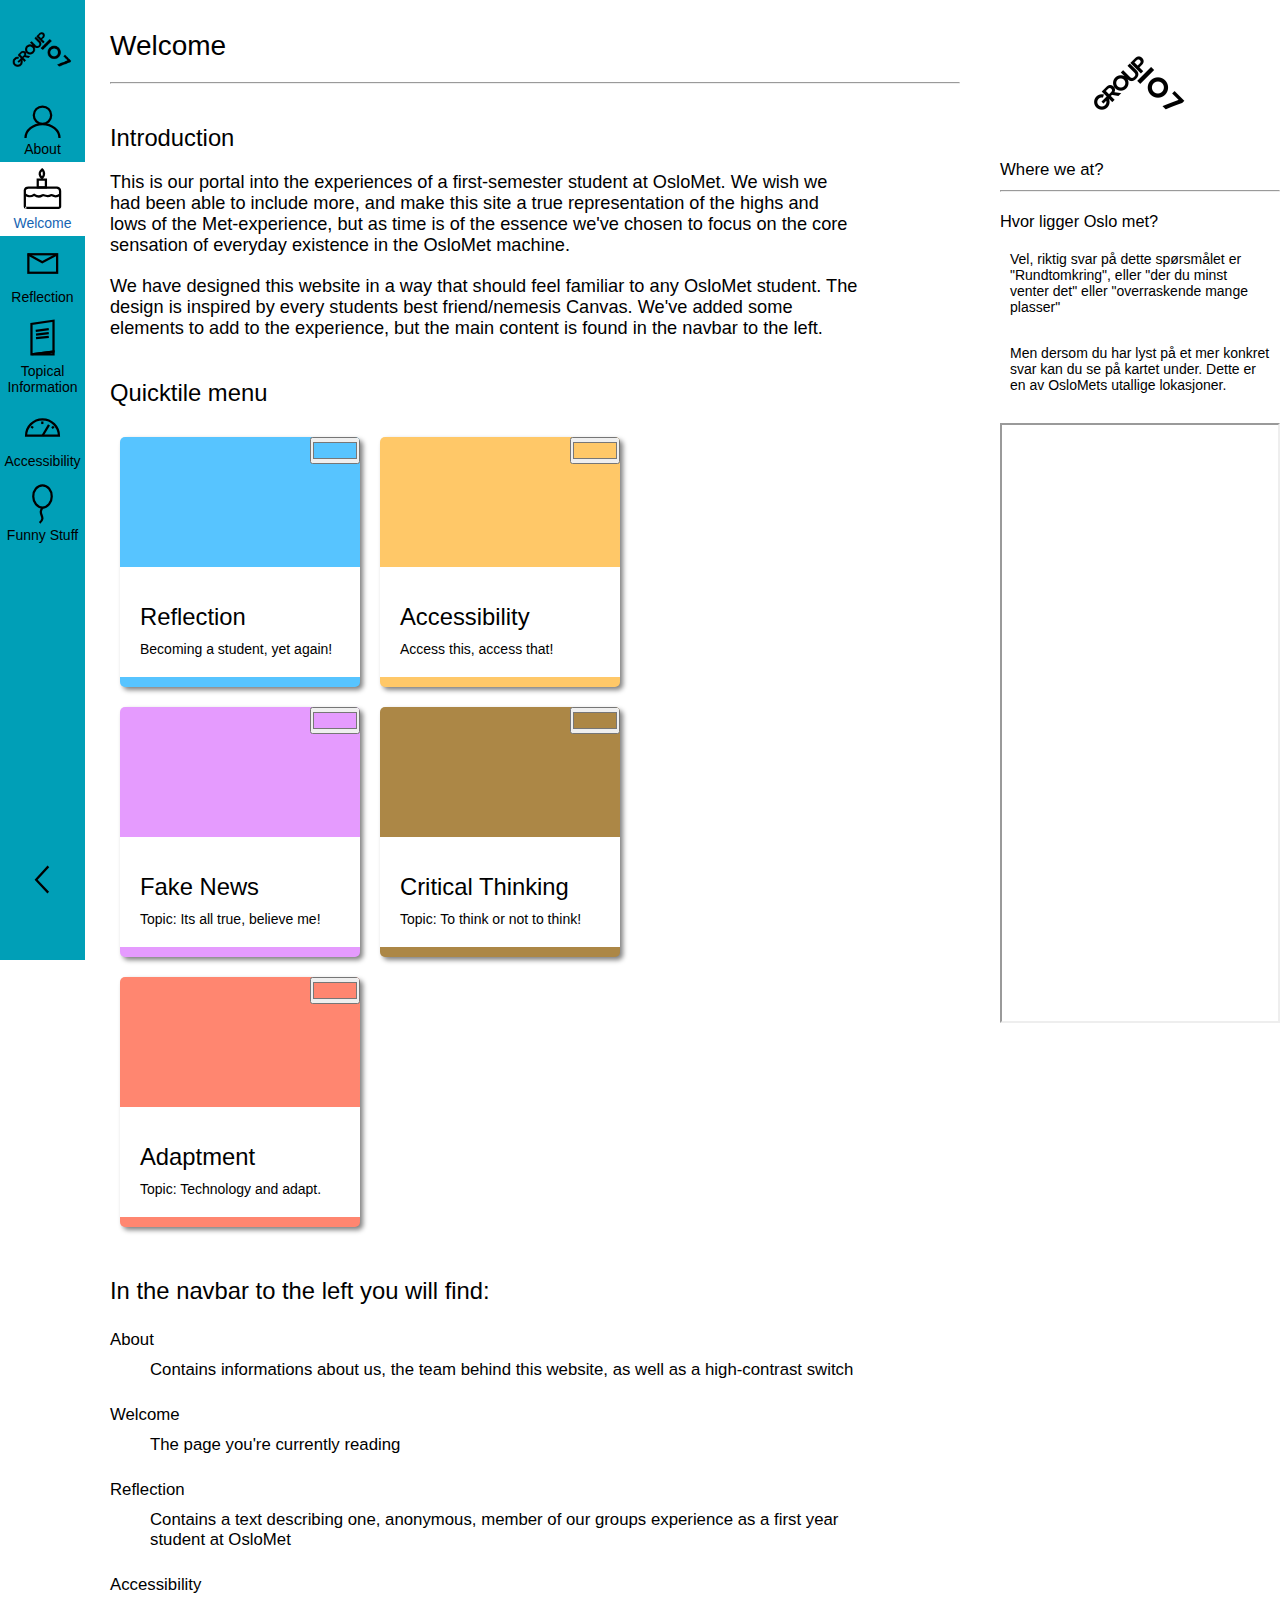
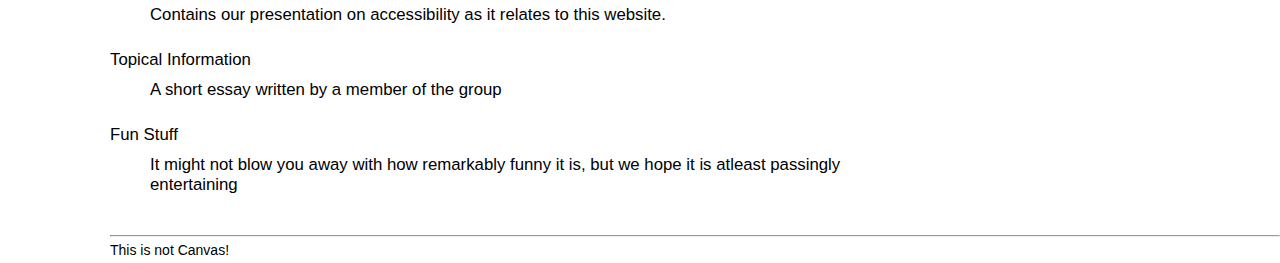
<file: index.html>
<!DOCTYPE html>
<html lang="en">
<head>
    <meta charset="UTF-8">
    <meta http-equiv="X-UA-Compatible" content="IE=edge">
    <meta name="viewport" content="width=device-width, initial-scale=1.0">
    <link rel="stylesheet" href="styles.css">
    <title>Not-Canvas</title>
</head>
<body>
    <div class="main-container">

        <!-- MAIN NAVIGATION -->
        <header class="grid-item1">
            <button class="mobile-menu-button mobile-view" onclick="showMobileMenu()"><img src="img/icon/burger.svg" alt=""></button>
            <h1 class="mobile-h1 mobile-view" aria-label="hidden">Welcome</h1>
            <nav id="navbar" class="mobile-nav-hidden">
                <ul>
                    <li id="first-button" class="nav-button">
                        <h2 id ="mobile-menu-header" class="mobile-view">&Omega; NOT-CANVAS</h2>
                        <button class="mobile-inside-menu-button mobile-view" onclick="showMobileMenu()">X</button>
                        <a class="button" href="index.html">
                            <img id="logo" class="logo" src="img/icon/group107_v6.png" alt="">
                        </a>
                    </li>
                    <li class="nav-button">
                        <button class="button nav-button hover" id="about-button" onclick="showAbout()">
                            <img class="button-icon" src="img/icon/about.svg" alt="Link to *about*-page">
                            <span class="button-text">About</span>
                        </button>

                        <!-- HIDDEN NAVIGATION -->
                        <section id="about-section" class="hidden-nav about hidden" aria-label="hidden">
                            <button class="exit-button" onclick="showAbout()">X</button>
                            <h2>Creators of the website</h2>
                            <hr>
                            <figure>
                                <img src="img/icon/about.svg" alt="">
                                <figcaption><p>This is one of the creators</p></figcaption>
                            </figure>
                            <figure>
                                <img src="img/icon/about_hair.svg" alt="">
                                <figcaption><p>This is another one of the creators</p></figcaption>
                            </figure>
                            <figure>
                                <img src="img/icon/about_caps_v2.svg" alt="">
                                <figcaption><p>This is the last one of the creators</p></figcaption>
                            </figure>
                        </section>
                    </li>

                    <li class="nav-button hover" style="background-color: var(--active-background);">
                        <a class="button" href="index.html">
                            <img class="button-icon" src="img/icon/cake.svg" alt="Link to *welcome*-page">
                            <span class="button-text" style="font-weight: var(--active-thickness); color: var(--active-color);">Welcome</span>
                        </a>
                    </li>
                    <li class="nav-button hover">
                        <a class="button nav-button" href="reflection.html">
                            <img class="button-icon" src="img/icon/reflection.svg" alt="Link to *reflection*-page">
                            <span class="button-text">Reflection</span>
                        </a>
                    </li>
                    <li class="nav-button">
                        <button class="button nav-button hover" id="topical-button" onclick="showTopical()">
                            <img class="button-icon" src="img/icon/topical_information.svg" alt="Link to *topical-information*-page">
                            <span class="button-text" >Topical Information</span>
                        </button>

                        <!-- HIDDEN NAVIGATION -->
                        <section id="topical-section" class="hidden-list hidden" aria-label="hidden">
                            <button class="exit-button" onclick="showTopical()">X</button>
                            <h2>A list of topical essays</h2>
                            <hr>
                            <ul class="hidden-nav-link">
                                <li><a href="fakenews.html">Fake news</a></li>
                                <li><a href="criticalthinking.html">Critical thinking</a></li>
                                <li><a href="technologyandadaptment.html">Technology and adaptement</a></li>
                            </ul>
                        </section>
                    </li>

                    <li class="nav-button hover">
                        <a class="button nav-button" href="accessibility.html">
                            <img class="button-icon" src="img/icon/accesibility.svg" alt="Link to *accessibility*-page">
                            <span class="button-text">Accessibility</span>
                        </a>
                    </li>
                    <li class="nav-button">
                        <button class="button nav-button hover" id="funny-button" onclick="showFunny()">
                            <img class="button-icon" src="img/icon/fun_page.svg" alt="Link to *funny stuff*-page">
                            <span class="button-text">Funny Stuff</span>
                        </button>

                        <!-- HIDDEN NAVIGATION -->
                        <section id="funny-section" class="hidden-list hidden" aria-label="hidden">
                            <button class="exit-button" onclick="showFunny()">X</button>
                            <h2>Let's have a litte fun, shall we?</h2>
                            <hr>
                            <ul class="hidden-nav-link">
                                <li><a href="funny.html">Your course progress</a></li>
                                <li><a href="funny2.html">Vacation activities</a></li>
                            </ul>
                        </section>
                    </li>

                    <li class="hover last-button" onclick="smallNavbar()">
                        <button class="button nav-button">
                            <img id="nav-arrow" src="img/icon/arrow.svg" alt="Minimize the sidebar">
                        </button>
                    </li>
                </ul>
            </nav>
        </header>
        
        <!-- MAIN CONTENT -->
        <main class="grid-item2">
            <section>
                <header>
                    <h1>Welcome</h1>
                    <hr>
                </header>
                <article>
                    <h2>Introduction</h2>
                    <p>
                        This is our portal into the experiences of a first-semester student at OsloMet. 
                        We wish we had been able to include more, and make this site a true representation of the highs and lows of the Met-experience,
                        but as time is of the essence we've chosen to focus on the core sensation of everyday existence in the OsloMet machine.
                    </p>
                    <p>
                        We have designed this website in a way that should feel familiar to any OsloMet student. 
                        The design is inspired by every students best friend/nemesis Canvas. 
                        We've added some elements to add to the experience, 
                        but the main content is found in the navbar to the left.
                    </p>
                    <h2>Quicktile menu</h2>
                    <div class="tile-container">
                        <div class="tile">
                            <div>
                                <input id="colorpicker1" type="color" value="#57C4FF" onchange="changeColor(this);">
                            </div>
                            <a class="tile-text" href="reflection.html"> &nbsp;
                                <h2>Reflection</h2>
                                <p>Becoming a student, yet again!</p>
                            </a>
                        </div>
                        <div class="tile">
                            <div>
                                <input id="colorpicker2" type="color" value="#FFC868">
                            </div>
                            <a class="tile-text" href="accessibility.html"> &nbsp;
                                <h2>Accessibility</h2>
                                <p>Access this, access that! </p>
                            </a>
                        </div>
                        <div class="tile">
                            <div>
                                <input id="colorpicker3" type="color" value="#E59BFE">
                            </div>
                            <a class="tile-text" href="fakenews.html"> &nbsp;
                                <h2>Fake News</h2>
                                <p>Topic: Its all true, believe me!</p>
                            </a>
                        </div>
                        <div class="tile">
                            <div>
                                <input id="colorpicker4" type="color" value="#AC8746">
                            </div>
                            <a class="tile-text" href="criticalthinking.html"> &nbsp;
                                <h2>Critical Thinking</h2>
                                <p>Topic: To think or not to think!</p>
                            </a>
                        </div>
                        <div class="tile">
                            <div>
                                <input id="colorpicker5" type="color" value="#FF8670">
                            </div>
                            <a class="tile-text" href="technologyandadaptment.html"> &nbsp;
                                <h2>Adaptment</h2>
                                <p>Topic: Technology and adapt.</p>
                            </a>
                        </div>
                    </div>

                    <h2>In the navbar to the left you will find:</h2>
                    <dl>
                        <dt>About</dt>
                            <dd>Contains informations about us, the team behind this website, as well as a high-contrast switch</dd>
                        <dt>Welcome</dt>
                            <dd>The page you're currently reading</dd>      
                        <dt>Reflection</dt>
                            <dd>Contains a text describing one, anonymous, member of our groups experience as a first year student at OsloMet</dd>
                        <dt>Accessibility</dt>
                            <dd>Contains our presentation on accessibility as it relates to this website.</dd>
                        <dt>Topical Information</dt>
                            <dd>A short essay written by a member of the group</dd>
                        <dt>Fun Stuff</dt>
                            <dd>It might not blow you away with how remarkably funny it is, but we hope it is atleast passingly entertaining</dd> 
                    </dl>
                </article>
            </section>
        </main>

        <!-- SIDE CONTENT -->
        <aside class="grid-item3">
            <header>
                <img src="img/icon/group107_v6.png" alt="">
                <h2>
                    Where we at?
                </h2>
                <hr>
            </header>
            <section class="aside kart">
                <h3>
                    Hvor ligger Oslo met?                
                </h3>
                <p>Vel, riktig svar på dette spørsmålet er "Rundtomkring", eller "der du minst venter det" eller "overraskende mange plasser"</p>
                <p>Men dersom du har lyst på et mer konkret svar kan du se på kartet under. Dette er en av OsloMets utallige lokasjoner.</p>
                <div class="kartet">
                    <iframe class="kart_oslomet" id="kart_oslomet" src="https://maps.google.com/maps?q=Pilestredet%2035&t=&z=15&ie=UTF8&iwloc=&output=embed"></iframe>
                </div>
            </section>
        </aside>

        <!-- FOOTER CONTENT -->
        <footer class="grid-item4">
            <hr>
            <p> 
                This is not Canvas!
            </p>
        </footer>
    </div>
    <!-- JS -->
    <script src="script.js"></script>
</body>
</html>
</file>
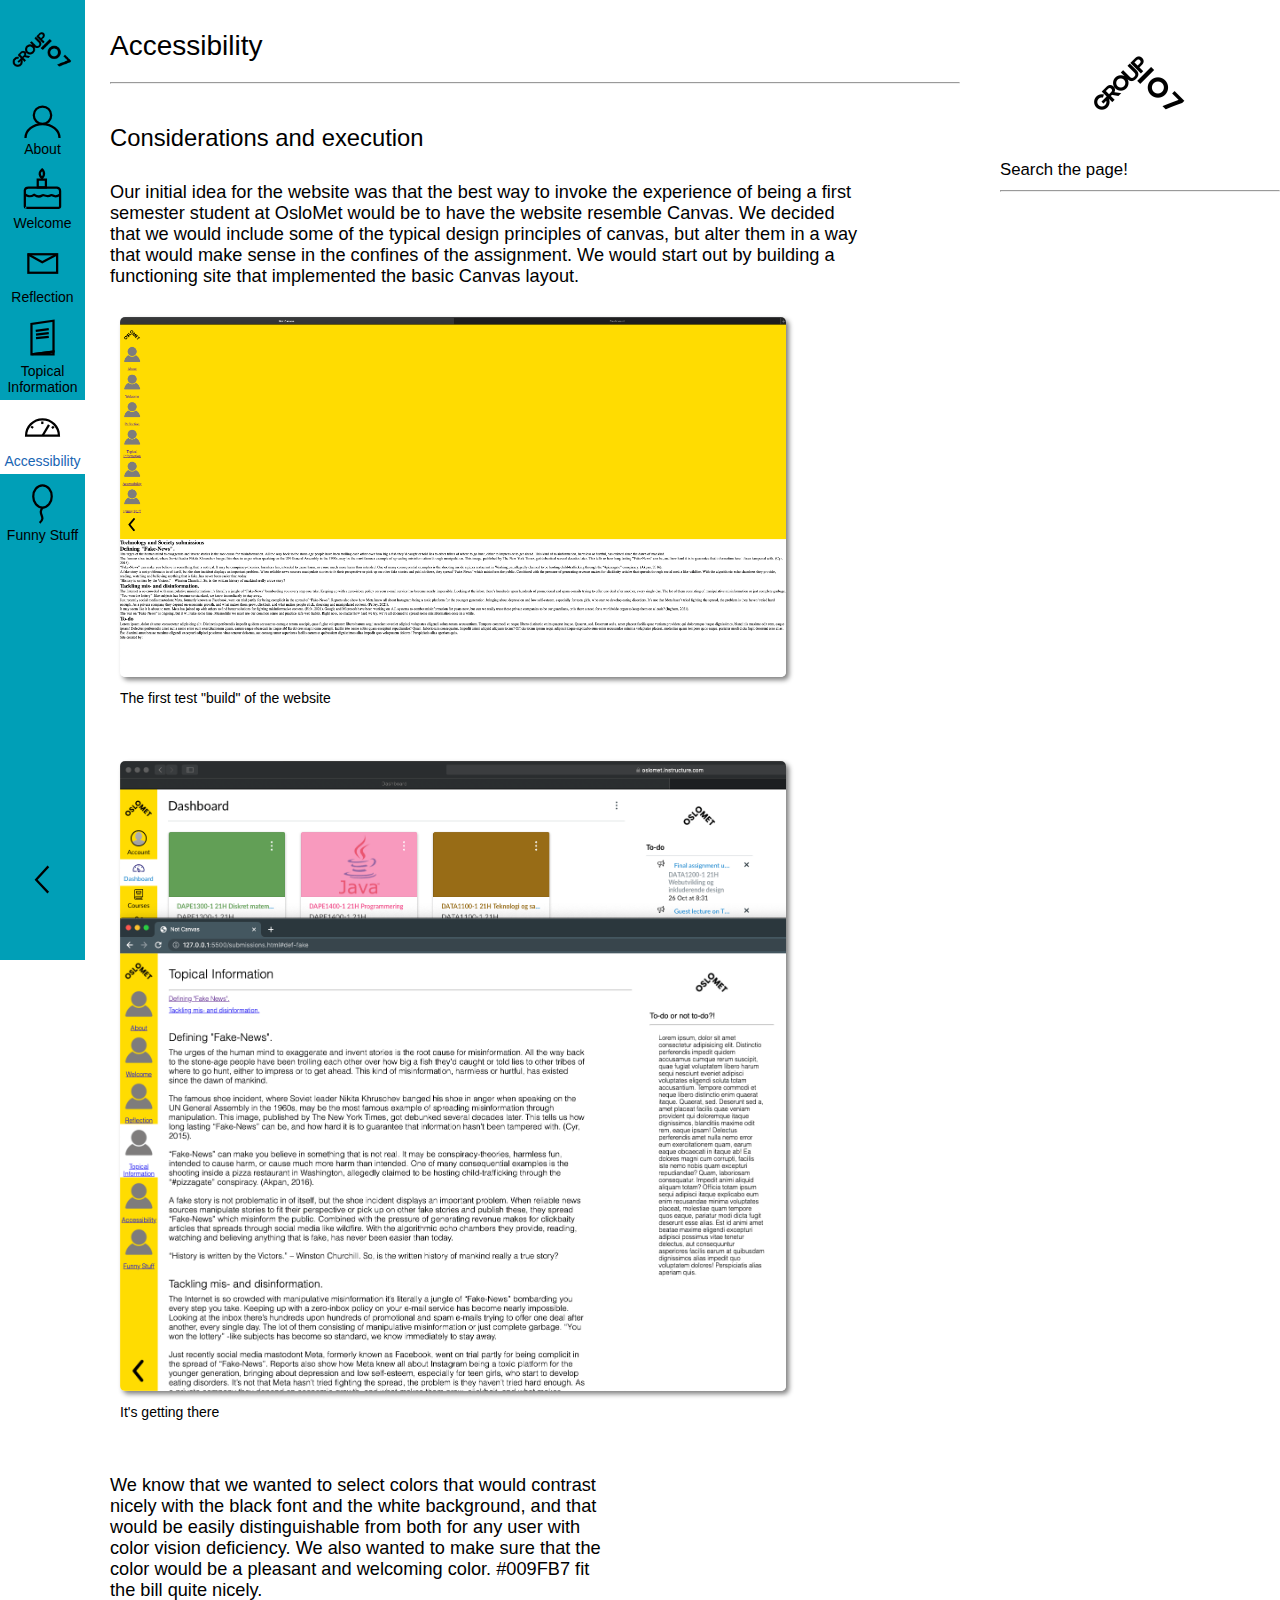
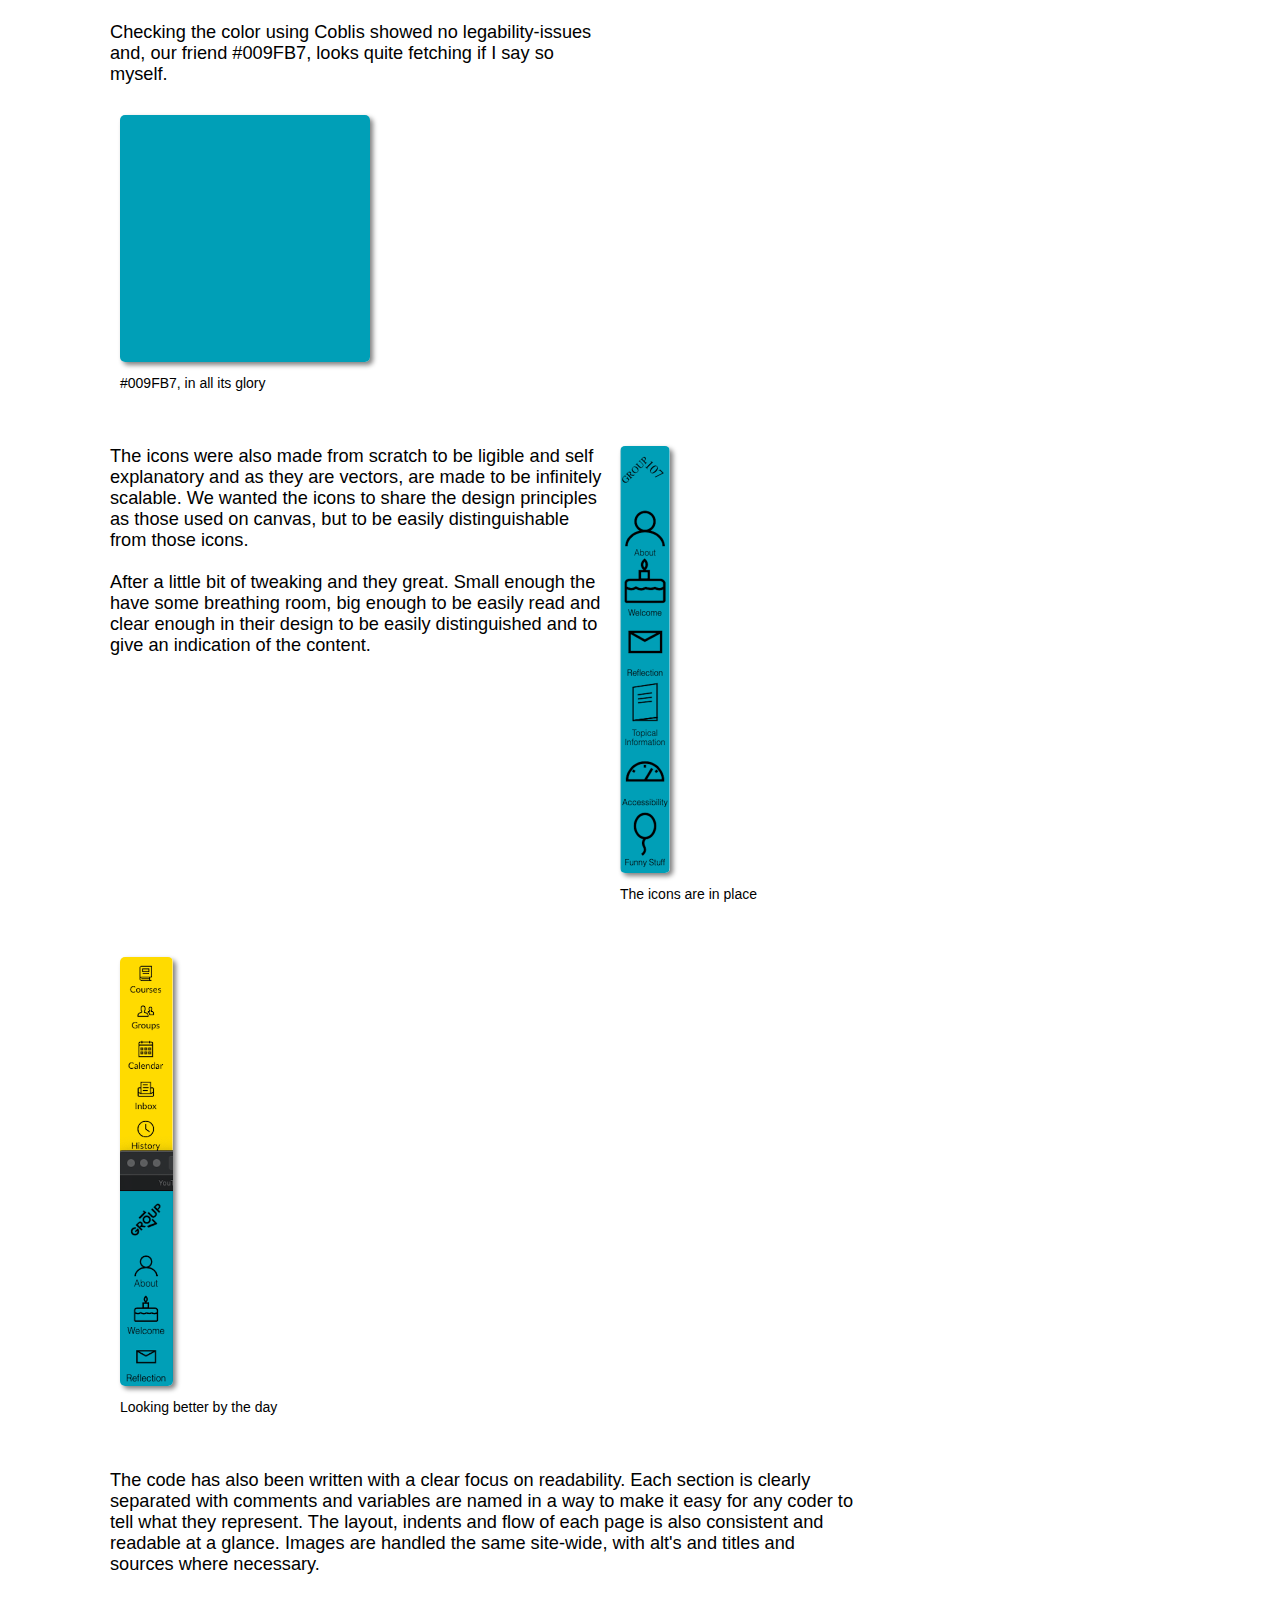
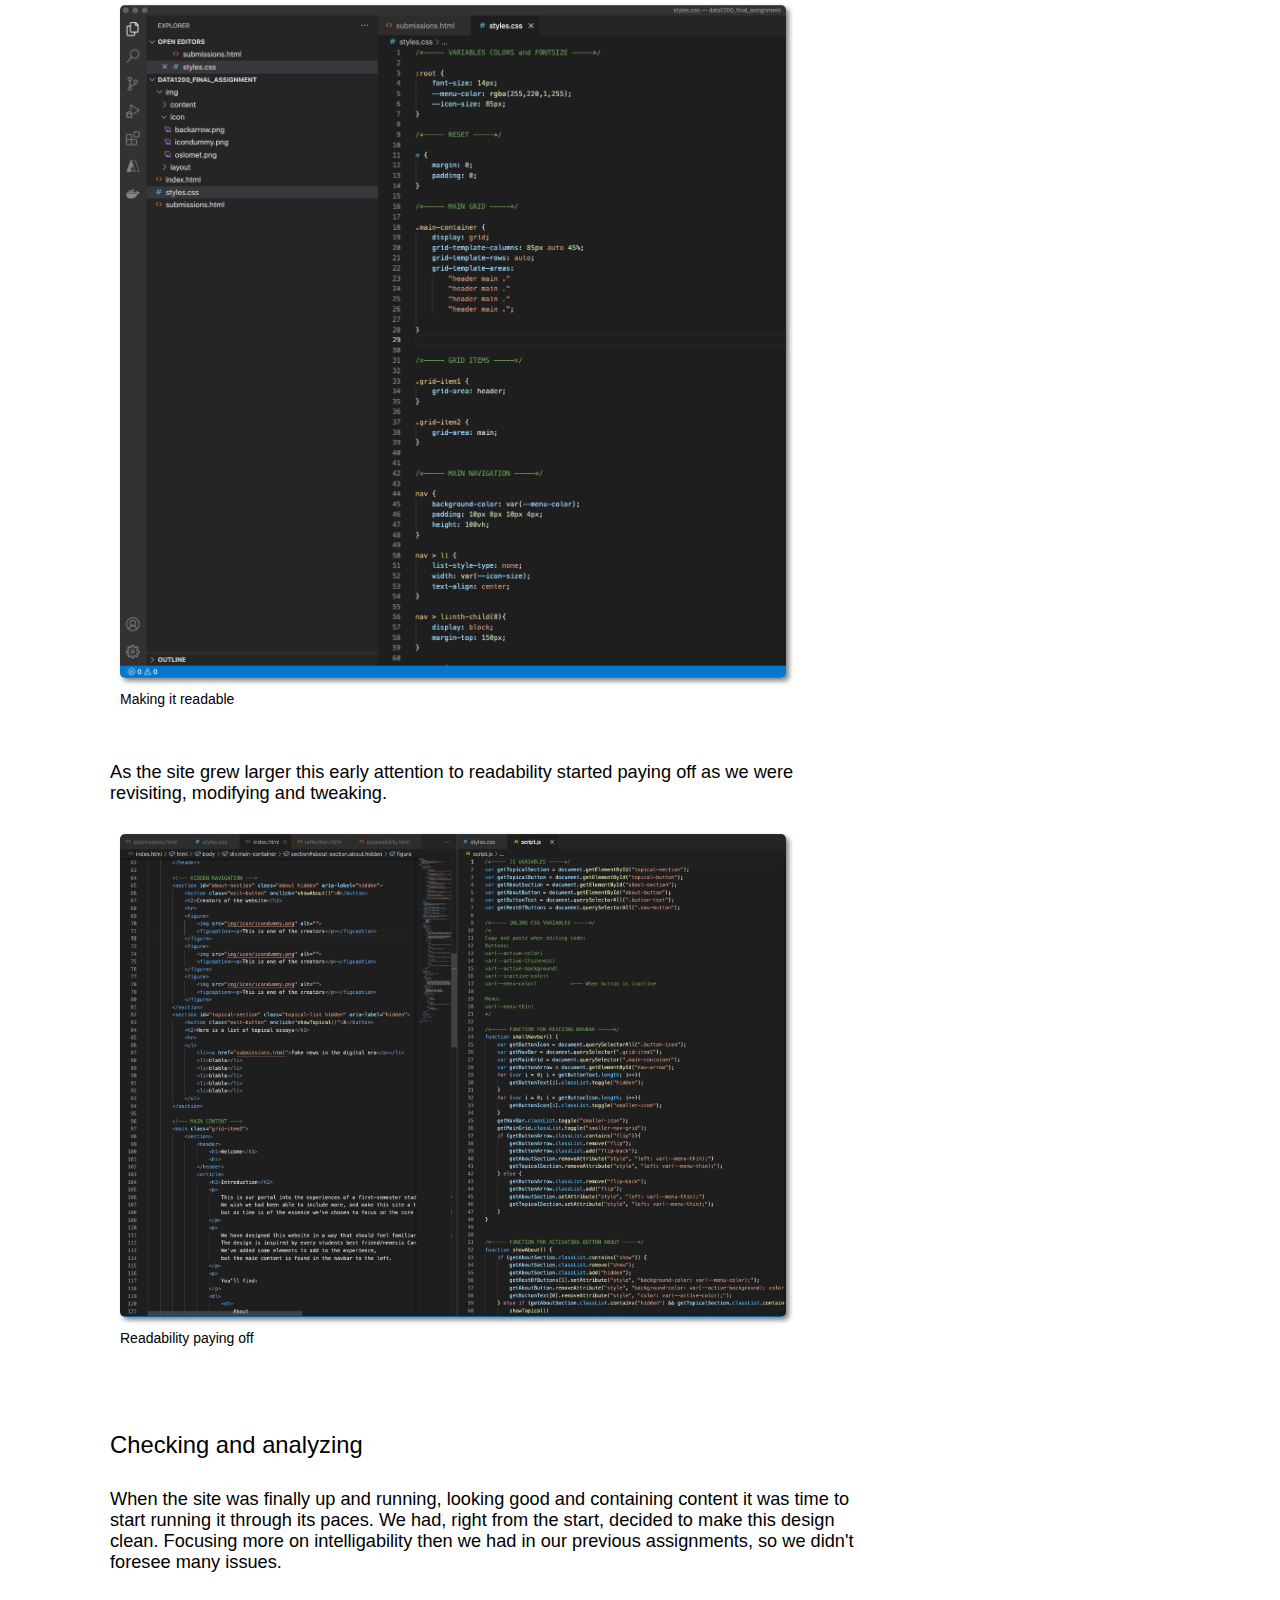
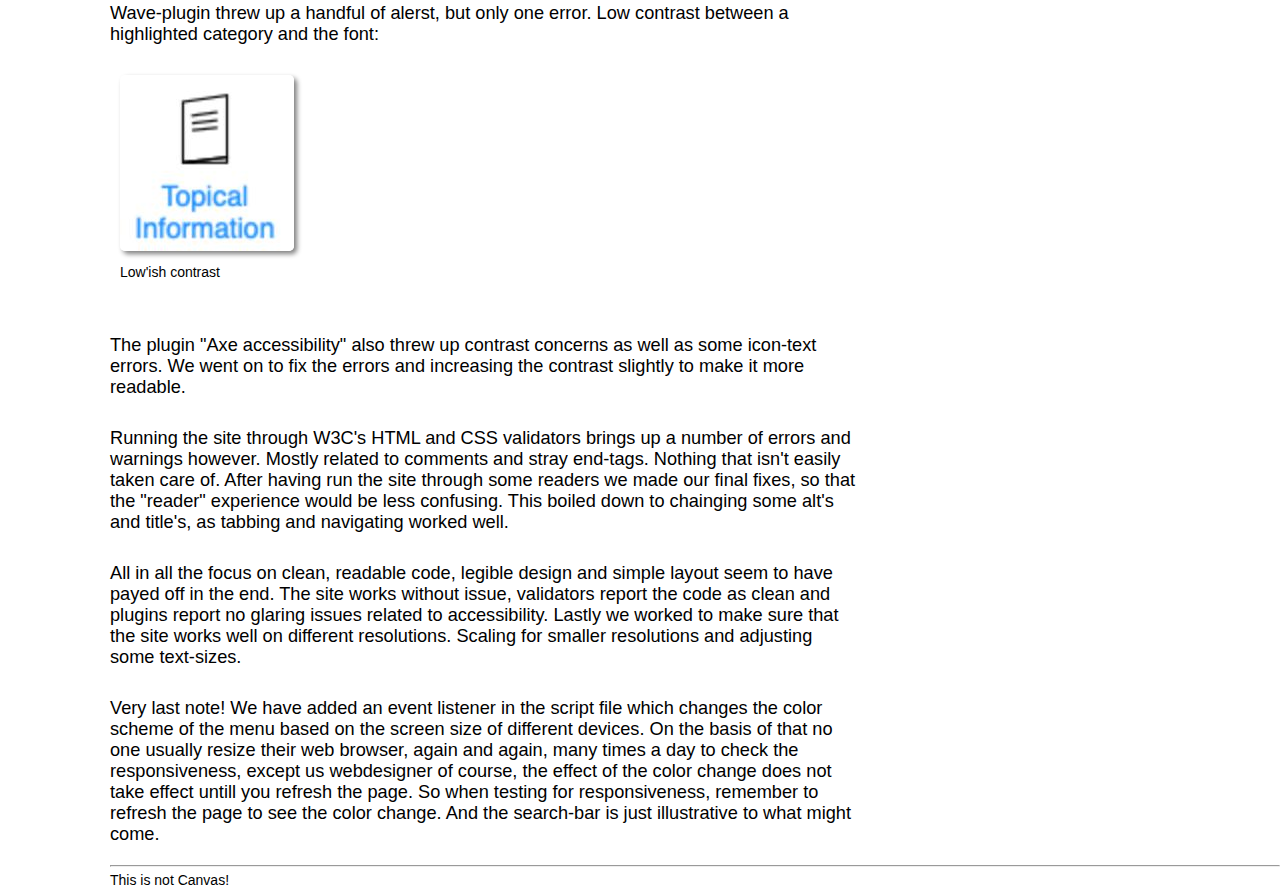
<file: accessibility.html>
<!DOCTYPE html>
<html lang="en">
<head>
    <meta charset="UTF-8">
    <meta http-equiv="X-UA-Compatible" content="IE=edge">
    <meta name="viewport" content="width=device-width, initial-scale=1.0">
    <link rel="stylesheet" href="styles.css">
    <title>Not Canvas</title>
</head>
<body>
    <div class="main-container">

        <!-- MAIN NAVIGATION -->
        <header class="grid-item1">
            <button class="mobile-menu-button mobile-view" onclick="showMobileMenu()"><img src="img/icon/burger.svg" alt=""></button>
            <h1 class="mobile-h1 mobile-view" aria-label="hidden">Accessibility</h1>
            <nav id="navbar" class="mobile-nav-hidden">
                <ul>
                    <li id="first-button" class="nav-button">
                        <h2 class="mobile-view">&Omega; NOT-CANVAS</h2>
                        <button class="mobile-inside-menu-button mobile-view" onclick="showMobileMenu()">X</button>
                        <a class="button" href="index.html">
                            <img id="logo" class="logo" src="img/icon/group107_v6.png" alt="">
                        </a>
                    </li>
                    <li class="nav-button">
                        <button class="button nav-button hover" id="about-button" onclick="showAbout()">
                            <img class="button-icon" src="img/icon/about.svg" alt="Link to *about*-page">
                            <span class="button-text">About</span>
                        </button>

                        <!-- HIDDEN NAVIGATION 1-->
                        <section id="about-section" class="hidden-nav about hidden" aria-label="hidden">
                            <button class="exit-button" onclick="showAbout()">X</button>
                            <h2>Creators of the website</h2>
                            <hr>
                            <figure>
                                <img src="img/icon/about.svg" alt="">
                                <figcaption><p>This is one of the creators</p></figcaption>
                            </figure>
                            <figure>
                                <img src="img/icon/about_hair.svg" alt="">
                                <figcaption><p>This is another one of the creators</p></figcaption>
                            </figure>
                            <figure>
                                <img src="img/icon/about_caps_v2.svg" alt="">
                                <figcaption><p>This is the last one of the creators</p></figcaption>
                            </figure>
                        </section>
                    </li>

                    <li class="nav-button hover">
                        <a class="button" href="index.html">
                            <img class="button-icon" src="img/icon/cake.svg" alt="Link to *welcome*-page">
                            <span class="button-text">Welcome</span>
                        </a>
                    </li>
                    <li class="nav-button hover">
                        <a class="button" href="reflection.html">
                            <img class="button-icon" src="img/icon/reflection.svg" alt="Link to *reflection*-page">
                            <span class="button-text">Reflection</span>
                        </a>
                    </li>
                    <li class="nav-button">
                        <button class="button nav-button hover" id="topical-button" onclick="showTopical()">
                            <img class="button-icon" src="img/icon/topical_information.svg" alt="Link to *topical-information*-page">
                            <span class="button-text" >Topical Information</span>
                        </button>

                        <!-- HIDDEN NAVIGATION 2-->
                        <section id="topical-section" class="hidden-list hidden" aria-label="hidden">
                            <button class="exit-button" onclick="showTopical()">X</button>
                            <h2>A list of topical essays</h2>
                            <hr>
                            <ul class="hidden-nav-link">
                                <li><a href="fakenews.html">Fake news</a></li>
                                <li><a href="criticalthinking.html">Critical thinking</a></li>
                                <li><a href="technologyandadaptment.html">Technology and adaptement</a></li>
                            </ul>
                        </section>
                    </li>

                    <li class="nav-button hover">
                        <a class="button nav-button" href="accessibility.html" style="background-color: var(--active-background);">
                            <img class="button-icon" src="img/icon/accesibility.svg" alt="Link to *accessability*-page">
                            <span class="button-text" style="font-weight: var(--active-thickness); color: var(--active-color);">Accessibility</span>
                        </a>
                    </li>
                    <li class="nav-button">
                        <button class="button nav-button hover" id="funny-button" onclick="showFunny()">
                            <img class="button-icon" src="img/icon/fun_page.svg" alt="Link to *funny stuff*-page">
                            <span class="button-text">Funny Stuff</span>
                        </button>

                        <!-- HIDDEN NAVIGATION 3-->
                        <section id="funny-section" class="hidden-list hidden" aria-label="hidden">
                            <button class="exit-button" onclick="showFunny()">X</button>
                            <h2>Let's have a litte fun, shall we?</h2>
                            <hr>
                            <ul class="hidden-nav-link">
                                <li><a href="funny.html">Your course progress</a></li>
                                <li><a href="funny2.html">Vacation activities</a></li>
                            </ul>
                        </section>
                    </li>

                    <li class="hover last-button" onclick="smallNavbar()">
                        <button class="button nav-button">
                            <img id="nav-arrow" src="img/icon/arrow.svg" alt="Minimize the sidebar">
                        </button>
                    </li>
                </ul>
            </nav>
        </header>

        <!-- MAIN CONTENT -->
        <main class="grid-item2">
            <section>
                <header>
                    <h1>Accessibility</h1>
                    <hr>
                </header>
                <article class="flex-article">
                    <h2 id="accessibility">Considerations and execution</h2>
                    <p>
                        Our initial idea for the website was that the best way to invoke the experience of being a first semester student at OsloMet would be to have the website resemble Canvas.
                        We decided that we would include some of the typical design principles of canvas, but alter them in a way that would make sense in the confines of the assignment.
                        We would start out by building a functioning site that implemented the basic Canvas layout.
                    </p>
                    <figure class="accessibility-figures">
                        <img class="big-img" src="img/content/site_first.png" alt="An image showing the site in its infancy" title="First test of the website">
                        <figcaption>
                            <span>The first test "build" of the website</span>
                        </figcaption>
                    </figure>
                    <figure class="accessibility-figures">
                        <img class="big-img" src="img/content/site_second.png" alt="An image showing the site taking shape" title="The site look is coming together">
                        <figcaption>
                            <span>It's getting there</span>
                        </figcaption>
                    </figure>
                    <p class="small-p"> 
                        We know that we wanted to select colors that would contrast nicely with the black font and the white background,
                        and that would be easily distinguishable from both for any user with color vision deficiency.
                        We also wanted to make sure that the color would be a pleasant and welcoming color.
                        #009FB7 fit the bill quite nicely.
                        <br><br>
                        Checking the color using Coblis showed no legability-issues and, our friend #009FB7, looks quite fetching if I say so myself.
                    </p>
                    <figure class="accessibility-figures">
                        <img class="small-img" src="img/content/site_basecolor_first.png" alt="An image of the color we chose for the sidebar" title="A pleasant shade of blue">
                        <figcaption>
                            <span>#009FB7, in all its glory</span>
                        </figcaption>
                    </figure>
                    <p class="small-p">
                        The icons were also made from scratch to be ligible and self explanatory and as they are vectors, are made to be infinitely scalable.
                        We wanted the icons to share the design principles as those used on canvas, but to be easily distinguishable from those icons.
                        <br><br>
                        After a little bit of tweaking and they great. Small enough the have some breathing room, 
                        big enough to be easily read and clear enough in their design to be easily distinguished and to give an indication of the content.
                    </p>
                    <figure class="accessibility-figures">
                        <img class="tall-img" src="img/content/icon_first.png" alt="the icons, rev1" title="The icons are in place">
                        <figcaption>
                            <span>The icons are in place</span>
                        </figcaption>
                    </figure>
                    <figure class="accessibility-figures">
                        <img class="tall-img" src="img/content/icon_second.png" alt="the icons, rev2" title="The icons are looking good">
                        <figcaption>
                            <span>Looking better by the day</span>
                        </figcaption>
                    </figure>
                    <p>
                        The code has also been written with a clear focus on readability.
                        Each section is clearly separated with comments and variables are named in a way to make it easy for any coder to tell what they represent.
                        The layout, indents and flow of each page is also consistent and readable at a glance. 
                        Images are handled the same site-wide, with alt's and titles and sources where necessary.
                    </p>
                    <figure class="accessibility-figures">
                        <img class="big-img" src="img/content/site_code_first.png" alt="An image of the code in the early stages" title="Coding with other coders in mind">
                        <figcaption>
                            <span>Making it readable</span>
                        </figcaption>
                    </figure>
                    <p>
                        As the site grew larger this early attention to readability started paying off as we were revisiting, modifying and tweaking.
                    </p>
                    <figure class="accessibility-figures">
                        <img class="big-img" src="img/content/site_code_third.png" alt="An image showing the code getting denser" title="Coding with other coders in mind 2.0">
                        <figcaption>
                            <span>Readability paying off</span>
                        </figcaption>
                    </figure>
                    <h2 id="checking">Checking and analyzing</h2>
                    <p>
                        When the site was finally up and running, looking good and containing content it was time to start running it through its paces.
                        We had, right from the start, decided to make this design clean. 
                        Focusing more on intelligability then we had in our previous assignments, so we didn't foresee many issues.
                    </p>
                    <p>
                        Wave-plugin threw up a handful of alerst, but only one error. Low contrast between a highlighted category and the font:
                    </p>
                    <figure class="accessibility-figures">
                        <img class="small-img" src="img/content/accessabilityWave1.jpg" alt="Image showing the low contrast in question" title="Slightly low contrast, perhaps">
                        <figcaption>
                            <span>Low'ish contrast</span>
                        </figcaption>
                    </figure>
                    <p>
                        The plugin "Axe accessibility" also threw up contrast concerns as well as some icon-text errors.
                        We went on to fix the errors and increasing the contrast slightly to make it more readable.
                    </p>
                    <p>
                        Running the site through W3C's HTML and CSS validators brings up a number of errors and warnings however. 
                        Mostly related to comments and stray end-tags. Nothing that isn't easily taken care of.
                        After having run the site through some readers we made our final fixes, so that the "reader" experience would be less confusing.
                        This boiled down to chainging some alt's and title's, as tabbing and navigating worked well.
                    </p>
                    <p>
                        All in all the focus on clean, readable code, legible design and simple layout seem to have payed off in the end.
                        The site works without issue, validators report the code as clean and plugins report no glaring issues related to accessibility. 
                        Lastly we worked to make sure that the site works well on different resolutions. Scaling for smaller resolutions and adjusting some text-sizes.
                    </p>
                    <p>
                        Very last note! We have added an event listener in the script file which changes the color scheme of the menu based on the screen size of different devices.
                        On the basis of that no one usually resize their web browser, again and again, many times a day to check the responsiveness, except us webdesigner of course,
                        the effect of the color change does not take effect untill you refresh the page. So when testing for responsiveness, remember to refresh the page to see the color change.
                        And the search-bar is just illustrative to what might come.
                    </p>
                </article>
            </section>
        </main>

        <!-- SIDE CONTENT -->
        <aside class="grid-item3">
            <header>
                <img src="img/icon/group107_v6.png" alt="">
                <h2>
                    Search the page!
                </h2>
                <hr>
            </header>
            <section class="aside">
                <script async src="https://cse.google.com/cse.js?cx=4ef18d06bee1c40d1"></script>
                <div class="gcse-search"></div>
            </section>
        </aside>

        <!-- FOOTER CONTENT -->
        <footer class="grid-item4">
            <hr>
            <p> 
                This is not Canvas!
            </p>
        </footer>
    </div>

    <!-- JS -->
    <script src="script.js"></script>
</body>
</html>
</file>
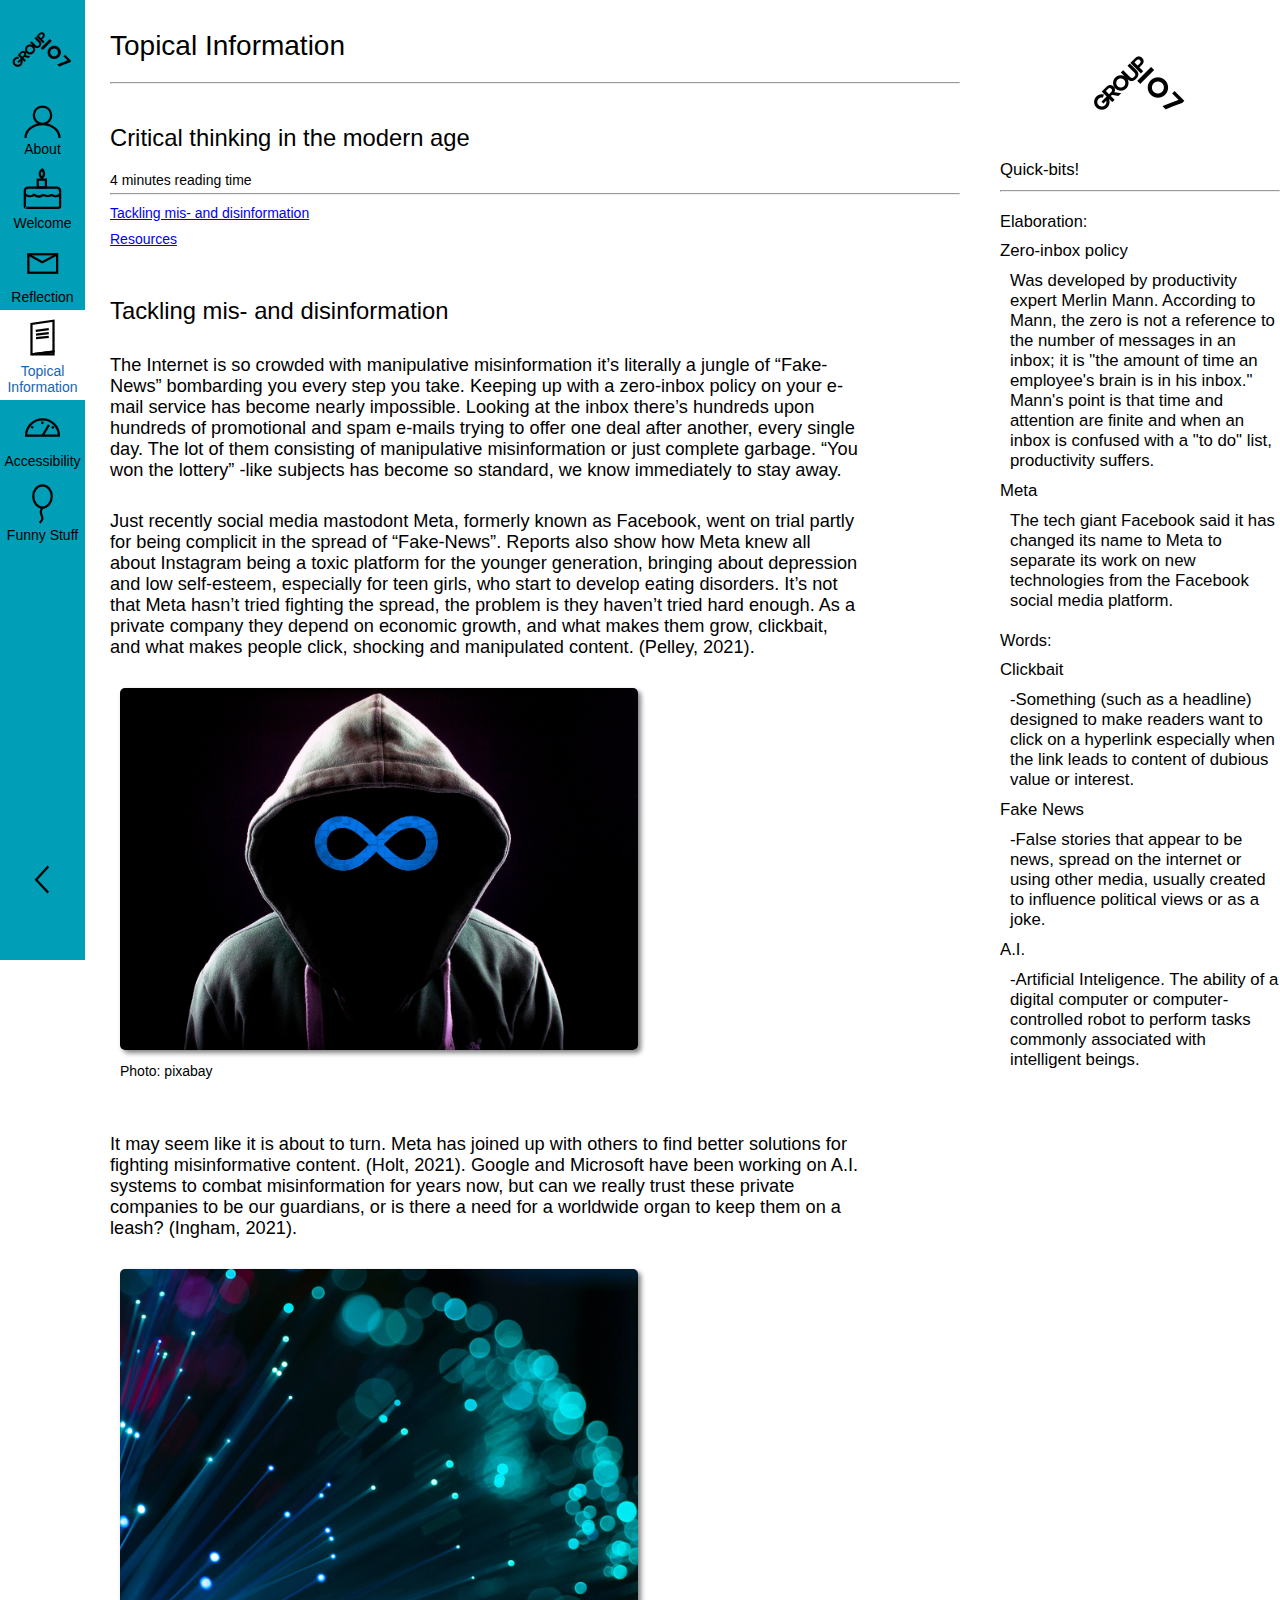
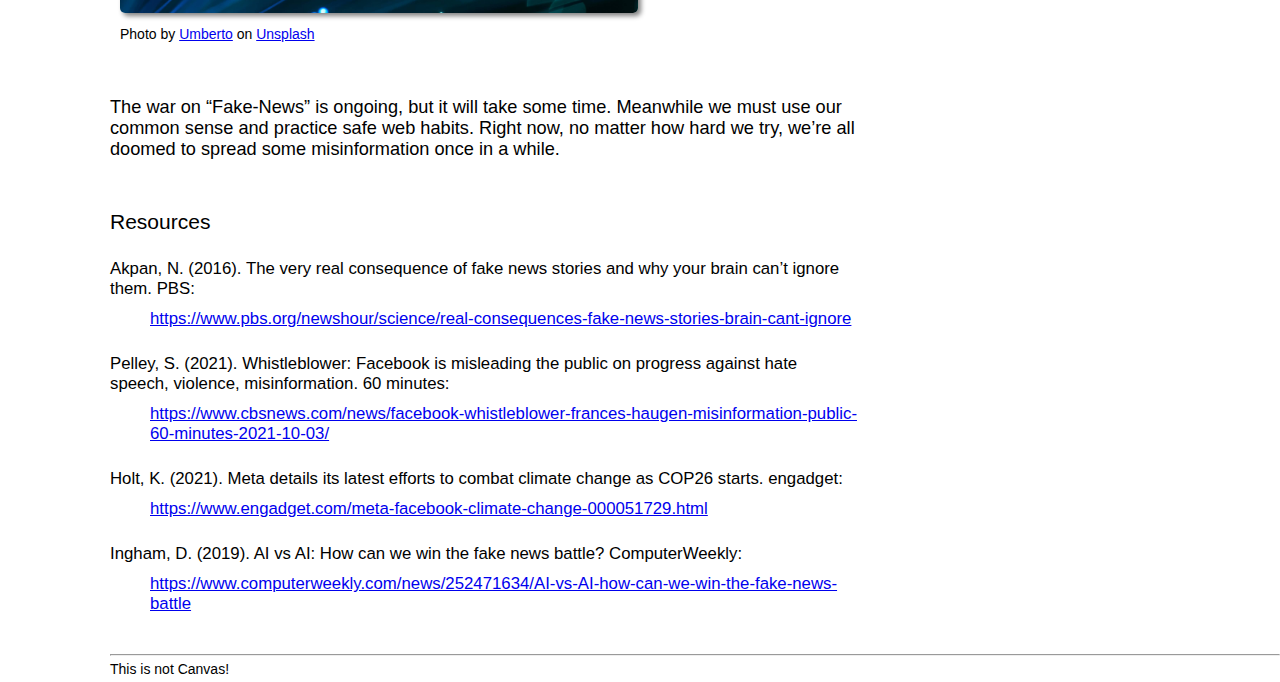
<file: criticalthinking.html>
<!DOCTYPE html>
<html lang="en">
<head>
    <meta charset="UTF-8">
    <meta http-equiv="X-UA-Compatible" content="IE=edge">
    <meta name="viewport" content="width=device-width, initial-scale=1.0">
    <link rel="stylesheet" href="styles.css">
    <title>Not Canvas</title>
</head>
<body>
    <div class="main-container">

        <!-- MAIN NAVIGATION -->
        <header class="grid-item1">
            <button class="mobile-menu-button mobile-view" onclick="showMobileMenu()"><img src="img/icon/burger.svg" alt=""></button>
            <h1 class="mobile-h1 mobile-view" aria-label="hidden">Topical Information</h1>
            <nav id="navbar" class="mobile-nav-hidden">
                <ul>
                    <li id="first-button" class="nav-button">
                        <h2 class="mobile-view">&Omega; NOT-CANVAS</h2>
                        <button class="mobile-inside-menu-button mobile-view" onclick="showMobileMenu()">X</button>
                        <a class="button" href="index.html">
                            <img id="logo" class="logo" src="img/icon/group107_v6.png" alt="logo">
                        </a>
                    </li>
                    <li class="nav-button">
                        <button class="button nav-button hover" id="about-button" onclick="showAbout()">
                            <img class="button-icon" src="img/icon/about.svg" alt="Link to *about*-page">
                            <span class="button-text">About</span>
                        </button>

                        <!-- HIDDEN NAVIGATION 1 -->
                        <section id="about-section" class="hidden-nav about hidden" aria-label="hidden">
                            <button class="exit-button" onclick="showAbout()">X</button>
                            <h2>Creators of the website</h2>
                            <hr>
                            <figure>
                                <img src="img/icon/about.svg" alt="Image of one of the creators">
                                <figcaption><p>This is one of the creators</p></figcaption>
                            </figure>
                            <figure>
                                <img src="img/icon/about_hair.svg" alt="">
                                <figcaption><p>This is another one of the creators</p></figcaption>
                            </figure>
                            <figure>
                                <img src="img/icon/about_caps_v2.svg" alt="">
                                <figcaption><p>This is the last one of the creators</p></figcaption>
                            </figure>
                        </section>
                    </li>

                    <li class="nav-button hover">
                        <a class="button" href="index.html">
                            <img class="button-icon" src="img/icon/cake.svg" alt="Link to *welcome*-page">
                            <span class="button-text">Welcome</span>
                        </a>
                    </li>
                    <li class="nav-button hover">
                        <a class="button" href="reflection.html">
                            <img class="button-icon" src="img/icon/reflection.svg" alt="Link to *reflection*-page">
                            <span class="button-text">Reflection</span>
                        </a>
                    </li>
                    <li class="nav-button">
                        <button class="button nav-button hover" id="topical-button" onclick="showTopical()" style="background-color: var(--active-background);">
                            <img class="button-icon" src="img/icon/topical_information.svg" alt="Link to *topical-information*-page">
                            <span class="button-text" style="font-weight: var(--active-thickness); color: var(--active-color);">Topical Information</span>
                        </button>

                        <!-- HIDDEN NAVIGATION 2 -->
                        <section id="topical-section" class="hidden-list hidden" aria-label="hidden">
                            <button class="exit-button" onclick="showTopical()">X</button>
                            <h2>A list of topical essays</h2>
                            <hr>
                            <ul class="hidden-nav-link">
                                <li><a href="fakenews.html">Fake news</a></li>
                                <li><a href="criticalthinking.html">Critical thinking</a></li>
                                <li><a href="technologyandadaptment.html">Technology and adaptement</a></li>
                            </ul>
                        </section>
                    </li>

                    <li class="nav-button hover">
                        <a class="button" href="accessibility.html">
                            <img class="button-icon" src="img/icon/accesibility.svg" alt="Link to *accessability*-page">
                            <span class="button-text">Accessibility</span>
                        </a>
                    </li>
                    <li class="nav-button">
                        <button class="button nav-button hover" id="funny-button" onclick="showFunny()">
                            <img class="button-icon" src="img/icon/fun_page.svg" alt="Link to *funny stuff*-page">
                            <span class="button-text">Funny Stuff</span>
                        </button>

                        <!-- HIDDEN NAVIGATION 3 -->
                        <section id="funny-section" class="hidden-list hidden" aria-label="hidden">
                            <button class="exit-button" onclick="showFunny()">X</button>
                            <h2>Let's have a litte fun, shall we?</h2>
                            <hr>
                            <ul class="hidden-nav-link">
                                <li><a href="funny.html">Your course progress</a></li>
                                <li><a href="funny2.html">Vacation activities</a></li>
                            </ul>
                        </section>
                    </li>

                    <li class="hover last-button" onclick="smallNavbar()">
                        <button class="button nav-button">
                            <img id="nav-arrow" src="img/icon/arrow.svg" alt="Minimize the sidebar">
                        </button>
                    </li>
                </ul>
            </nav>
        </header>
        
        <!-- MAIN CONTENT -->
        <main class="grid-item2">
            <section>
                <header>
                    <h1>Topical Information</h1>
                    <hr>
                    <h2>Critical thinking in the modern age</h2>
                    <p>4 minutes reading time</p>
                    <hr>
                    <ul>
                        <li><a href="#tackling-mis">Tackling mis- and disinformation</a></li>
                        <li><a href="#resources">Resources</a></li>
                    </ul>
                </header>
                <article class="flex-article">
                    <h2 id="tackling-mis">Tackling mis- and disinformation</h2>
                    <p>
                        The Internet is so crowded with manipulative misinformation it’s literally a jungle of “Fake-News” bombarding you every step you take. 
                        Keeping up with a zero-inbox policy on your e-mail service has become nearly impossible. 
                        Looking at the inbox there’s hundreds upon hundreds of promotional and spam e-mails trying to offer one deal after another, every single day. 
                        The lot of them consisting of manipulative misinformation or just complete garbage. 
                        “You won the lottery” -like subjects has become so standard, we know immediately to stay away.
                    </p>
                    <p>
                        Just recently social media mastodont Meta, formerly known as Facebook, went on trial partly for being complicit in the spread of “Fake-News”. 
                        Reports also show how Meta knew all about Instagram being a toxic platform for the younger generation, bringing about depression and low self-esteem, 
                        especially for teen girls, who start to develop eating disorders. It’s not that Meta hasn’t tried fighting the spread, the problem is they haven’t tried hard enough. 
                        As a private company they depend on economic growth, and what makes them grow, clickbait, and what makes people click, shocking and manipulated content. (Pelley, 2021). <!-- Cité -->
                    </p>
                    <figure>
                        <img class="medium-minus-img" src="img/content/meta.jpg" alt="Facebook Meta image" title="Illustration of the MetaMan">
                        <figcaption>
                            <span>Photo: pixabay</span>
                        </figcaption>
                    </figure>
                    <p>
                        It may seem like it is about to turn. Meta has joined up with others to find better solutions for fighting misinformative content. (Holt, 2021). <!-- Cité -->
                        Google and Microsoft have been working on A.I. systems to combat misinformation for years now, but can we really trust these private companies to be our guardians, 
                        or is there a need for a worldwide organ to keep them on a leash? (Ingham, 2021). <!-- Cité -->
                    </p>
                    <figure>
                        <img class="medium-minus-img" src="img/content/network.jpg" alt="Network image" title="Illustrative photo of network">
                        <figcaption>
                            <span>Photo by <a href="https://unsplash.com/@umby?utm_source=unsplash&utm_medium=referral&utm_content=creditCopyText">Umberto</a> on <a href="https://unsplash.com/s/photos/network?utm_source=unsplash&utm_medium=referral&utm_content=creditCopyText">Unsplash</a></span>
                        </figcaption>
                    </figure>
                    <p>
                        The war on “Fake-News” is ongoing, but it will take some time. 
                        Meanwhile we must use our common sense and practice safe web habits. 
                        Right now, no matter how hard we try, we’re all doomed to spread some misinformation once in a while.
                    </p>
                </article>
                <article class="resources">
                    <h3 id="resources">Resources</h3>
                    <dl>
                        <dt>Akpan, N. (2016). The very real consequence of fake news stories and why your brain can’t ignore them. PBS:</dt>
                        <dd><a href="https://www.pbs.org/newshour/science/real-consequences-fake-news-stories-brain-cant-ignore" target="_blank">https://www.pbs.org/newshour/science/real-consequences-fake-news-stories-brain-cant-ignore</a></dd>
                        <dt>Pelley, S. (2021). Whistleblower: Facebook is misleading the public on progress against hate speech, violence, misinformation. 60 minutes:</dt>
                        <dd><a href="https://www.cbsnews.com/news/facebook-whistleblower-frances-haugen-misinformation-public-60-minutes-2021-10-03/" target="_blank">https://www.cbsnews.com/news/facebook-whistleblower-frances-haugen-misinformation-public-60-minutes-2021-10-03/</a></dd>
                        <dt>Holt, K. (2021). Meta details its latest efforts to combat climate change as COP26 starts. engadget:</dt>
                        <dd><a href="https://www.engadget.com/meta-facebook-climate-change-000051729.html" target="_blank">https://www.engadget.com/meta-facebook-climate-change-000051729.html</a></dd>
                        <dt>Ingham, D. (2019). AI vs AI: How can we win the fake news battle? ComputerWeekly:</dt>
                        <dd><a href="https://www.computerweekly.com/news/252471634/AI-vs-AI-how-can-we-win-the-fake-news-battle" target="_blank">https://www.computerweekly.com/news/252471634/AI-vs-AI-how-can-we-win-the-fake-news-battle</a></dd>
                    </dl>
                </article>
            </section>
        </main>

        <!-- SIDE CONTENT -->
        <aside class="grid-item3">
            <header>
                <img src="img/icon/group107_v6.png" alt="">
                <h2>
                    Quick-bits!
                </h2>
                <hr>
            </header>
            <section class="aside">
                <h3>Elaboration:</h3>
                <dl>
                    <dt>Zero-inbox policy</dt>
                    <dd>Was developed by productivity expert Merlin Mann. According to Mann, the zero is not a reference to the number of messages in an inbox; it is "the amount of time an employee's brain is in his inbox." Mann's point is that time and attention are finite and when an inbox is confused with a "to do" list, productivity suffers.</dd>
                    <dt>Meta</dt>
                    <dd>The tech giant Facebook said it has changed its name to Meta to separate its work on new technologies from the Facebook social media platform.</dd>
                
                </dl>

                <h3>Words:</h3>
                <dl>
                    <dt>Clickbait</dt>
                    <dd>-Something (such as a headline) designed to make readers want to click on a hyperlink especially when the link leads to content of dubious value or interest.</dd>
                    <dt>Fake News</dt>
                    <dd>-False stories that appear to be news, spread on the internet or using other media, usually created to influence political views or as a joke.</dd>
                    <dt>A.I.</dt>
                    <dd>-Artificial Inteligence. The ability of a digital computer or computer-controlled robot to perform tasks commonly associated with intelligent beings.</dd>
                </dl>
            </section>
        </aside>

        <!-- FOOTER CONTENT -->
        <footer class="grid-item4">
            <hr>
            <p> 
                This is not Canvas!
            </p>
        </footer>
    </div>

    <!-- JS -->
    <script src="script.js"></script>
</body>
</html>
</file>
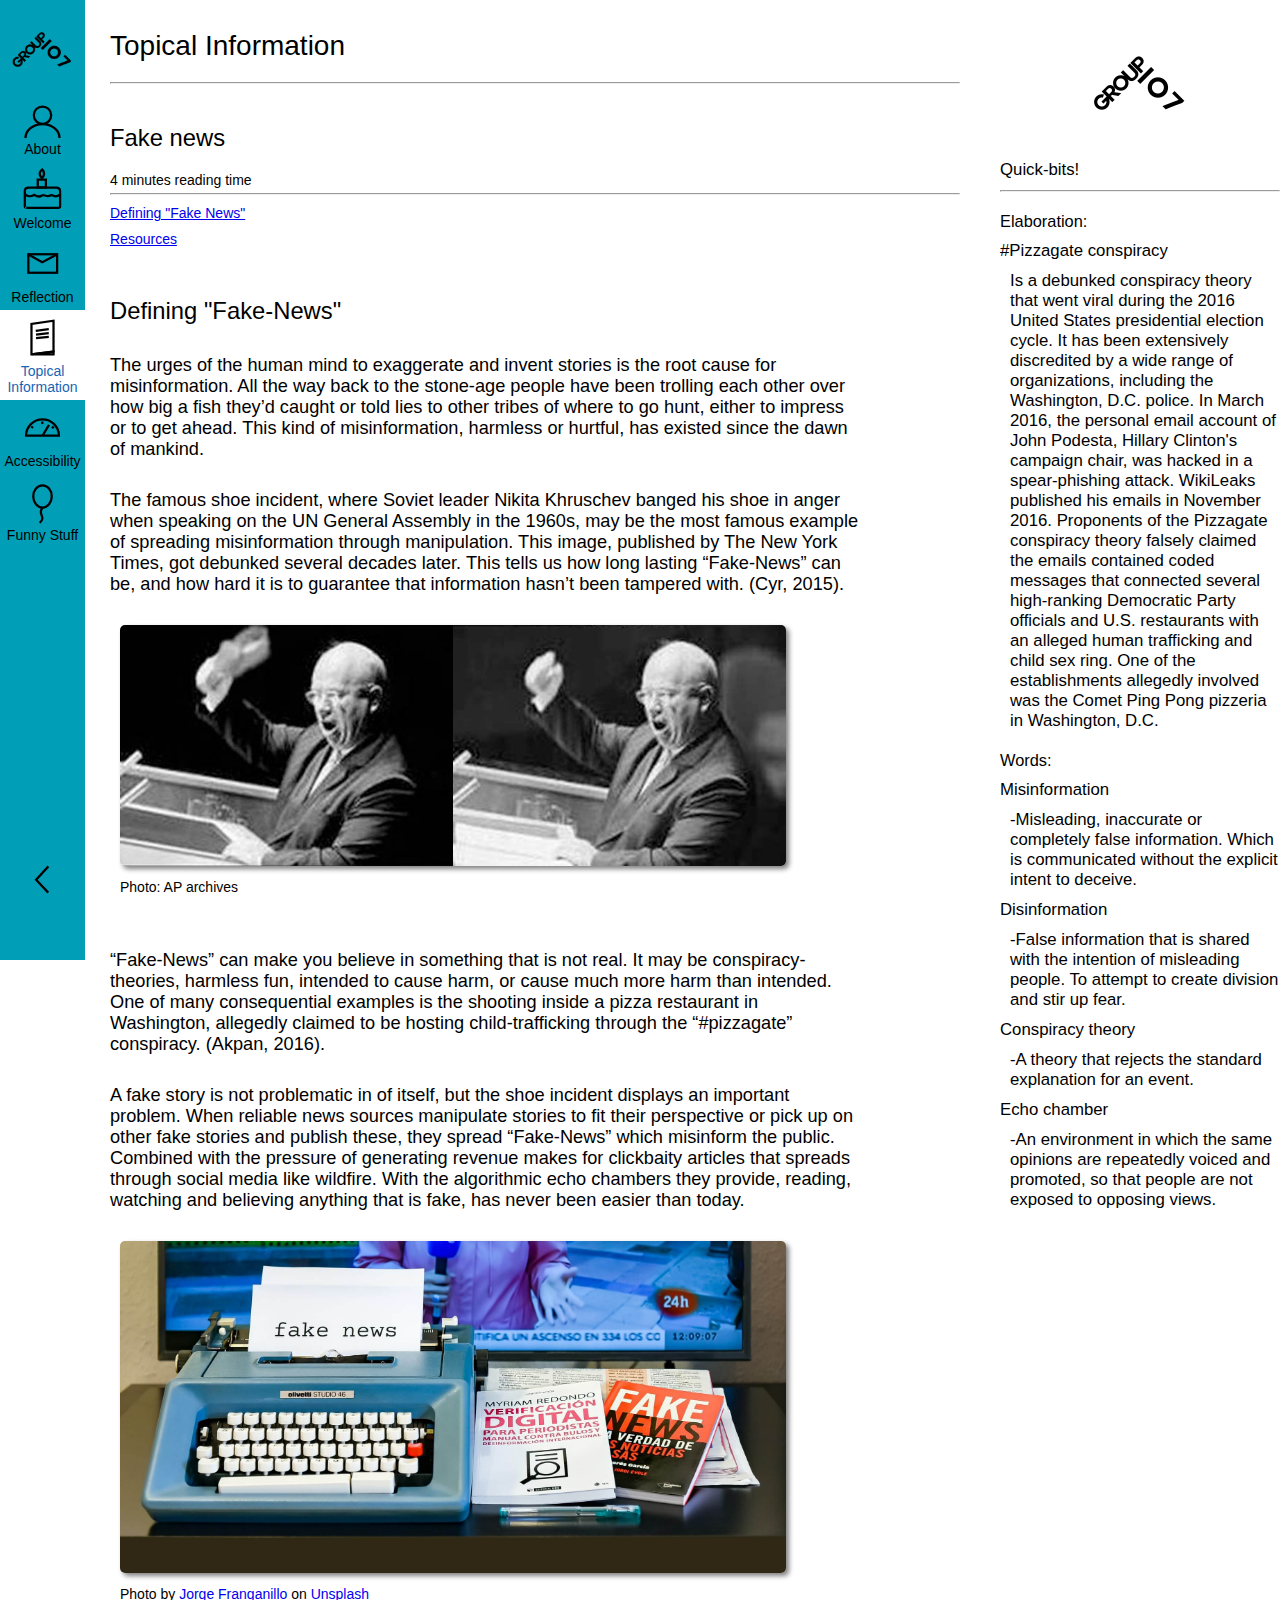
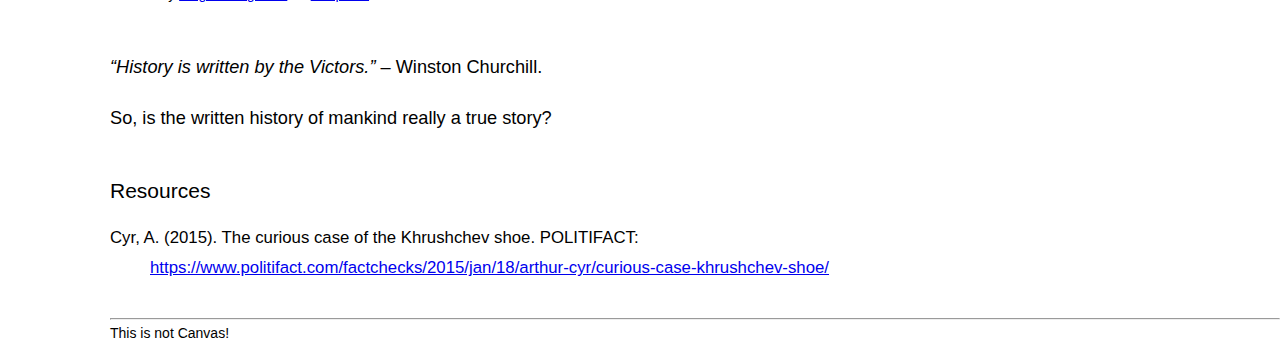
<file: fakenews.html>
<!DOCTYPE html>
<html lang="en">
<head>
    <meta charset="UTF-8">
    <meta http-equiv="X-UA-Compatible" content="IE=edge">
    <meta name="viewport" content="width=device-width, initial-scale=1.0">
    <link rel="stylesheet" href="styles.css">
    <title>Not Canvas</title>
</head>
<body>
    <div class="main-container">

        <!-- MAIN NAVIGATION -->
        <header class="grid-item1">
            <button class="mobile-menu-button mobile-view" onclick="showMobileMenu()"><img src="img/icon/burger.svg" alt=""></button>
            <h1 class="mobile-h1 mobile-view" aria-label="hidden">Topical Information</h1>
            <nav id="navbar" class="mobile-nav-hidden">
                <ul>
                    <li id="first-button" class="nav-button">
                        <h2 class="mobile-view">&Omega; NOT-CANVAS</h2>
                        <button class="mobile-inside-menu-button mobile-view" onclick="showMobileMenu()">X</button>
                        <a class="button" href="index.html">
                            <img id="logo" class="logo" src="img/icon/group107_v6.png" alt="logo">
                        </a>
                    </li>
                    <li class="nav-button">
                        <button class="button nav-button hover" id="about-button" onclick="showAbout()">
                            <img class="button-icon" src="img/icon/about.svg" alt="Link to *about*-page">
                            <span class="button-text">About</span>
                        </button>

                        <!-- HIDDEN NAVIGATION 1 -->
                        <section id="about-section" class="hidden-nav about hidden" aria-label="hidden">
                            <button class="exit-button" onclick="showAbout()">X</button>
                            <h2>Creators of the website</h2>
                            <hr>
                            <figure>
                                <img src="img/icon/about.svg" alt="Image of one of the creators">
                                <figcaption><p>This is one of the creators</p></figcaption>
                            </figure>
                            <figure>
                                <img src="img/icon/about_hair.svg" alt="">
                                <figcaption><p>This is another one of the creators</p></figcaption>
                            </figure>
                            <figure>
                                <img src="img/icon/about_caps_v2.svg" alt="">
                                <figcaption><p>This is the last one of the creators</p></figcaption>
                            </figure>
                        </section>
                    </li>

                    <li class="nav-button hover">
                        <a class="button" href="index.html">
                            <img class="button-icon" src="img/icon/cake.svg" alt="Link to *welcome*-page">
                            <span class="button-text">Welcome</span>
                        </a>
                    </li>
                    <li class="nav-button hover">
                        <a class="button" href="reflection.html">
                            <img class="button-icon" src="img/icon/reflection.svg" alt="Link to *reflection*-page">
                            <span class="button-text">Reflection</span>
                        </a>
                    </li>
                    <li class="nav-button">
                        <button class="button nav-button hover" id="topical-button" onclick="showTopical()" style="background-color: var(--active-background);">
                            <img class="button-icon" src="img/icon/topical_information.svg" alt="Link to *topical-information*-page">
                            <span class="button-text" style="font-weight: var(--active-thickness); color: var(--active-color);">Topical Information</span>
                        </button>

                        <!-- HIDDEN NAVIGATION 2 -->
                        <section id="topical-section" class="hidden-list hidden" aria-label="hidden">
                            <button class="exit-button" onclick="showTopical()">X</button>
                            <h2>A list of topical essays</h2>
                            <hr>
                            <ul class="hidden-nav-link">
                                <li><a href="fakenews.html">Fake news</a></li>
                                <li><a href="criticalthinking.html">Critical thinking</a></li>
                                <li><a href="technologyandadaptment.html">Technology and adaptement</a></li>
                            </ul>
                        </section>
                    </li>

                    <li class="nav-button hover">
                        <a class="button" href="accessibility.html">
                            <img class="button-icon" src="img/icon/accesibility.svg" alt="Link to *accessability*-page">
                            <span class="button-text">Accessibility</span>
                        </a>
                    </li>
                    <li class="nav-button">
                        <button class="button nav-button hover" id="funny-button" onclick="showFunny()">
                            <img class="button-icon" src="img/icon/fun_page.svg" alt="Link to *funny stuff*-page">
                            <span class="button-text">Funny Stuff</span>
                        </button>

                        <!-- HIDDEN NAVIGATION 3 -->
                        <section id="funny-section" class="hidden-list hidden" aria-label="hidden">
                            <button class="exit-button" onclick="showFunny()">X</button>
                            <h2>Let's have a litte fun, shall we?</h2>
                            <hr>
                            <ul class="hidden-nav-link">
                                <li><a href="funny.html">Your course progress</a></li>
                                <li><a href="funny2.html">Vacation activities</a></li>
                            </ul>
                        </section>
                    </li>

                    <li class="hover last-button" onclick="smallNavbar()">
                        <button class="button nav-button">
                            <img id="nav-arrow" src="img/icon/arrow.svg" alt="Minimize the sidebar">
                        </button>
                    </li>
                </ul>
            </nav>
        </header>
        <!-- MAIN CONTENT -->
        <main class="grid-item2">
            <section>
                <header>
                    <h1>Topical Information</h1>
                    <hr>
                    <h2>Fake news</h2>
                    <p>4 minutes reading time</p>
                    <hr>
                    <ul>
                        <li><a href="#def-fake">Defining "Fake News"</a></li>
                        <li><a href="#resources">Resources</a></li>
                    </ul>
                </header>
                <article class="flex-article">
                    <h2 id="def-fake">Defining "Fake-News"</h2>
                    <p>
                        The urges of the human mind to exaggerate and invent stories is the root cause for misinformation. 
                        All the way back to the stone-age people have been trolling each other over how big a fish they’d caught or told lies to other tribes of where to go hunt, 
                        either to impress or to get ahead. This kind of misinformation, harmless or hurtful, has existed since the dawn of mankind.
                    </p>
                    <p>
                        The famous shoe incident, where Soviet leader Nikita Khruschev banged his shoe in anger when speaking on the UN General Assembly in the 1960s, 
                        may be the most famous example of spreading misinformation through manipulation. 
                        This image, published by The New York Times, got debunked several decades later. 
                        This tells us how long lasting “Fake-News” can be, and how hard it is to guarantee that information hasn’t been tampered with. (Cyr, 2015). <!-- Cité and img -->
                    </p>
                    <figure>
                        <img class="medium-pluss-img" src="img/content/fakeshoe.jpg" alt="Khruschev fake vs real" title="Fake image above, real image below">
                        <figcaption>
                            <span>Photo: AP archives</span>
                        </figcaption>
                    </figure>
                    <p>
                        “Fake-News” can make you believe in something that is not real. 
                        It may be conspiracy-theories, harmless fun, intended to cause harm, or cause much more harm than intended. 
                        One of many consequential examples is the shooting inside a pizza restaurant in Washington, 
                        allegedly claimed to be hosting child-trafficking through the “#pizzagate” conspiracy. (Akpan, 2016). <!-- Cité and img -->
                    </p>
                    <p>
                        A fake story is not problematic in of itself, but the shoe incident displays an important problem. 
                        When reliable news sources manipulate stories to fit their perspective or pick up on other fake stories and publish these, 
                        they spread “Fake-News” which misinform the public. 
                        Combined with the pressure of generating revenue makes for clickbaity articles that spreads through social media like wildfire. 
                        With the algorithmic echo chambers they provide, reading, watching and believing anything that is fake, has never been easier than today.
                    </p>
                    <figure>
                        <img class="medium-pluss-img" src="img/content/fakenews.jpg" alt="Fake news image" title="Fake news image">
                        <figcaption>
                            <span> Photo by <a href="https://unsplash.com/@franganillo?utm_source=unsplash&utm_medium=referral&utm_content=creditCopyText">Jorge Franganillo</a> on <a href="https://unsplash.com/s/photos/fake-news?utm_source=unsplash&utm_medium=referral&utm_content=creditCopyText">Unsplash</a></span>
                        </figcaption>
                    </figure>
                    <p>
                     <cite>“History is written by the Victors.”</cite> – Winston Churchill. &nbsp;&nbsp;&nbsp;&nbsp;&nbsp;&nbsp;&nbsp;&nbsp;&nbsp;&nbsp;<!-- Cité -->
                    </p>
                    <p>
                         So, is the written history of mankind really a true story?
                    </p>
                </article>
                <article class="resources">
                    <h3 id="resources">Resources</h3>
                    <dl>
                        <dt>Cyr, A. (2015). The curious case of the Khrushchev shoe. POLITIFACT:</dt>
                        <dd><a href="https://www.politifact.com/factchecks/2015/jan/18/arthur-cyr/curious-case-khrushchev-shoe/" target="_blank">https://www.politifact.com/factchecks/2015/jan/18/arthur-cyr/curious-case-khrushchev-shoe/</a></dd>
                    </dl>
                </article>
            </section>
        </main>

        <!-- SIDE CONTENT -->
        <aside class="grid-item3">
            <header>
                <img src="img/icon/group107_v6.png" alt="">
                <h2>
                    Quick-bits!
                </h2>
                <hr>
            </header>
            <section class="aside">
                <h3>Elaboration:</h3>
                <dl>
                    <dt>#Pizzagate conspiracy</dt>
                    <dd>Is a debunked conspiracy theory that went viral during the 2016 United States presidential election cycle. It has been extensively discredited by a wide range of organizations, including the Washington, D.C. police.
                        In March 2016, the personal email account of John Podesta, Hillary Clinton's campaign chair, was hacked in a spear-phishing attack. WikiLeaks published his emails in November 2016. Proponents of the Pizzagate conspiracy theory falsely claimed the emails contained coded messages that connected several high-ranking Democratic Party officials and U.S. restaurants with an alleged human trafficking and child sex ring. One of the establishments allegedly involved was the Comet Ping Pong pizzeria in Washington, D.C.</dd>
                </dl>

                <h3>Words:</h3>
                <dl>
                    <dt>Misinformation</dt>
                    <dd>-Misleading, inaccurate or completely false information. 
                        Which is communicated without the explicit intent to deceive.</dd>
                    <dt>Disinformation</dt>
                    <dd>-False information that is shared with the intention of misleading people. 
                        To attempt to create division and stir up fear.</dd>
                    <dt>Conspiracy theory</dt>
                    <dd>-A theory that rejects the standard explanation for an event.</dd>
                    <dt>Echo chamber</dt>
                    <dd>-An environment in which the same opinions are repeatedly voiced and promoted,
                        so that people are not exposed to opposing views.</dd>
                </dl>
            </section>
        </aside>

        <!-- FOOTER CONTENT -->
        <footer class="grid-item4">
            <hr>
            <p> 
                This is not Canvas!
            </p>
        </footer>
    </div>

    <!-- JS -->
    <script src="script.js"></script>
</body>
</html>
</file>
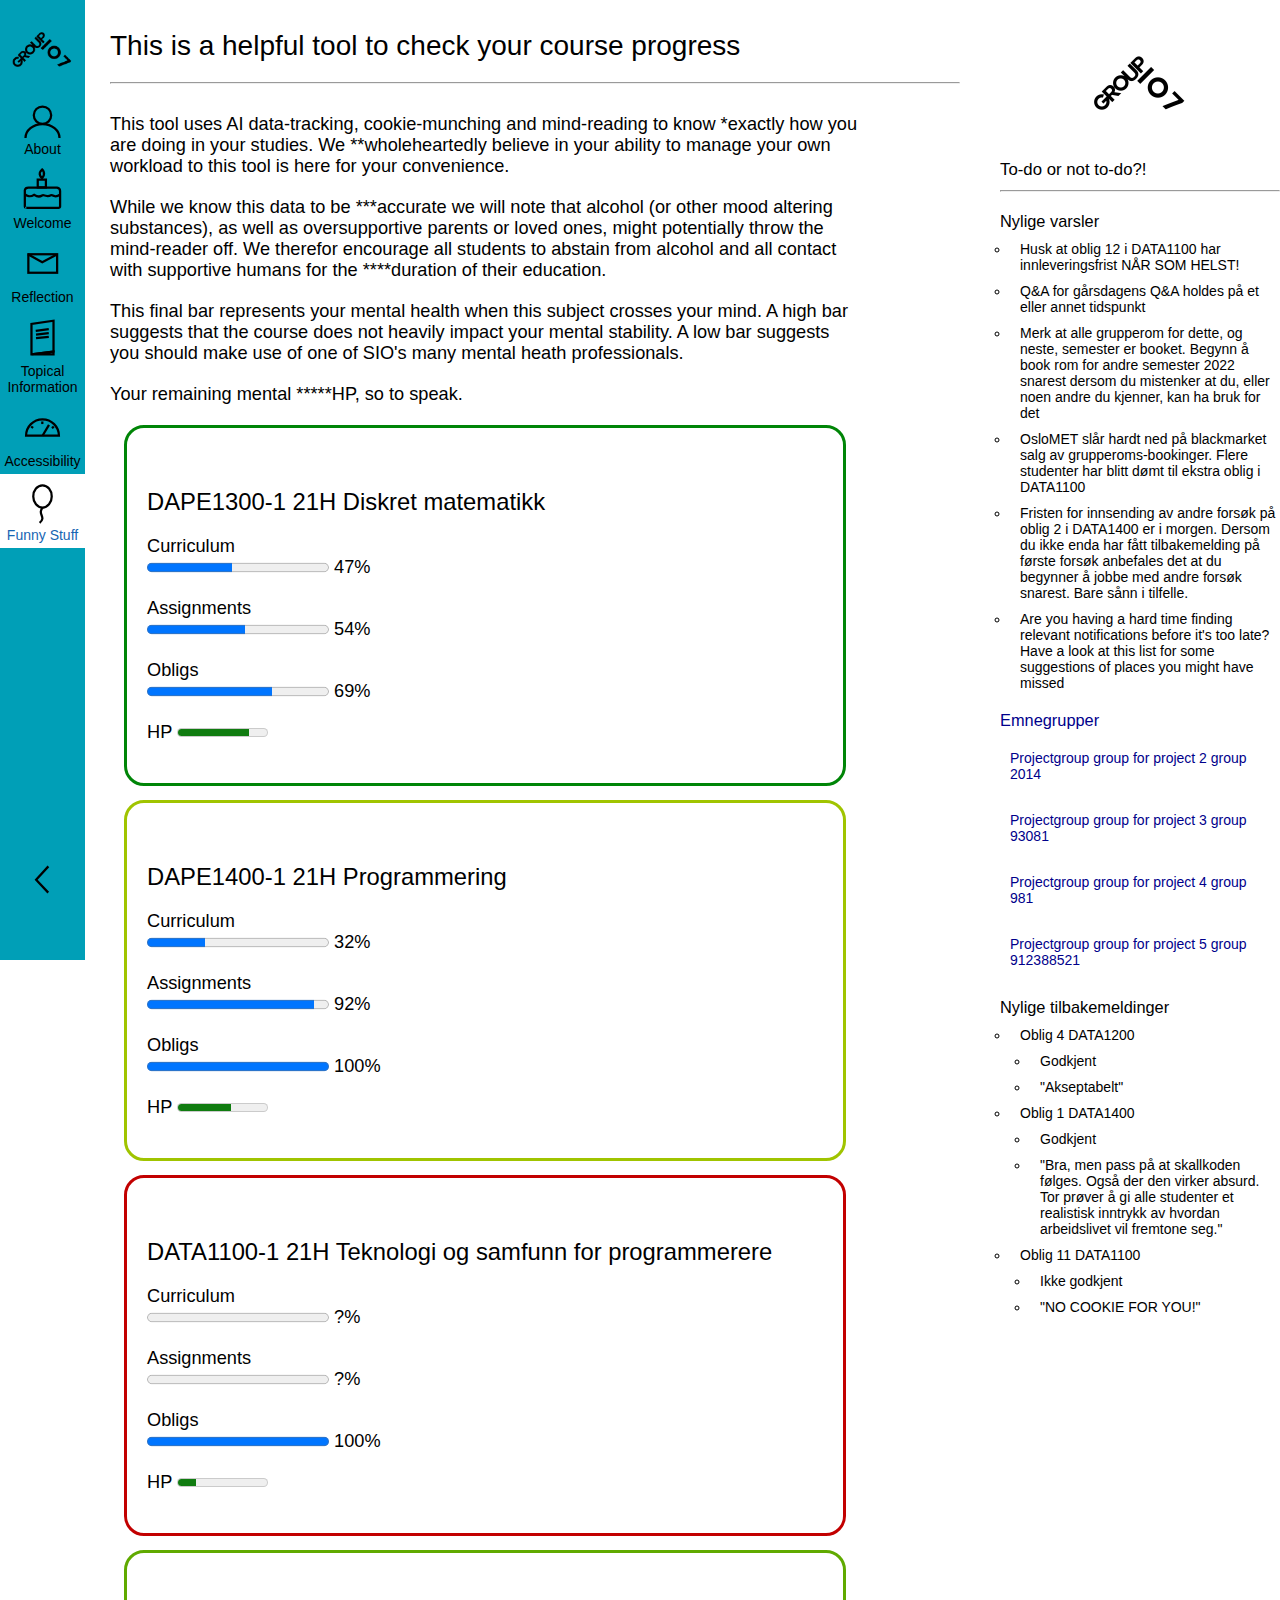
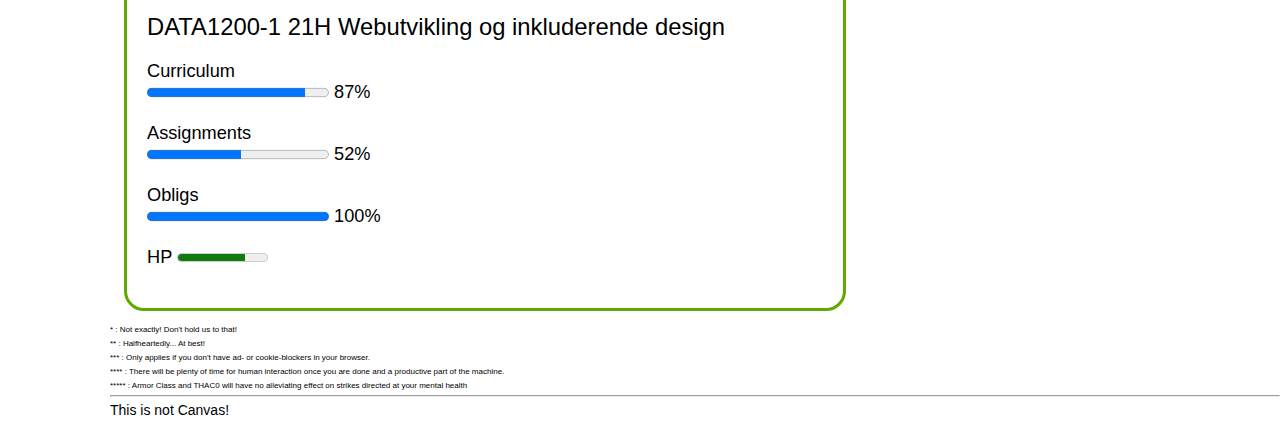
<file: funny.html>
<!DOCTYPE html>
<html lang="en">
<head>
    <meta charset="UTF-8">
    <meta http-equiv="X-UA-Compatible" content="IE=edge">
    <meta name="viewport" content="width=device-width, initial-scale=1.0">
    <link rel="stylesheet" href="styles.css">
    <title>Funny Stuff</title>
    <style>
        #fag_1 {
            border-radius: 20px;
            border: 3px solid #008507;
            padding: 20px;
            margin: 1em;
        }
        #fag_2 {
            border-radius: 20px;
            border: 3px solid #a0c400;
            padding: 20px;
            margin: 1em;
        }
        #fag_3 {
            border-radius: 20px;
            border: 3px solid #c20000;
            padding: 20px;
            margin: 1em;
        }
        #fag_4 {
            border-radius: 20px;
            border: 3px solid #60aa00;
            padding: 20px;
            margin: 1em;
        }
    </style>
</head>
<body>
    <div class="main-container">
        
        <!-- MAIN NAVIGATION -->
        <header class="grid-item1">
            <button class="mobile-menu-button mobile-view" onclick="showMobileMenu()"><img src="img/icon/burger.svg" alt=""></button>
            <h1 class="mobile-h1 mobile-view" aria-label="hidden">Funny Stuff</h1>
            <nav id="navbar" class="mobile-nav-hidden">
                <ul>
                    <li id="first-button" class="nav-button">
                        <h2 class="mobile-view">&Omega; NOT-CANVAS</h2>
                        <button class="mobile-inside-menu-button mobile-view" onclick="showMobileMenu()">X</button>
                        <a class="button" href="index.html">
                            <img id="logo" class="logo" src="img/icon/group107_v6.png" alt="">
                        </a>
                    </li>
                    <li class="nav-button">
                        <button class="button nav-button hover" id="about-button" onclick="showAbout()">
                            <img class="button-icon" src="img/icon/about.svg" alt="Link to *about*-page">
                            <span class="button-text">About</span>
                        </button>

                        <!-- HIDDEN NAVIGATION 1-->
                        <section id="about-section" class="hidden-nav about hidden" aria-label="hidden">
                            <button class="exit-button" onclick="showAbout()">X</button>
                            <h2>Creators of the website</h2>
                            <hr>
                            <figure>
                                <img src="img/icon/about.svg" alt="">
                                <figcaption><p>This is one of the creators</p></figcaption>
                            </figure>
                            <figure>
                                <img src="img/icon/about_hair.svg" alt="">
                                <figcaption><p>This is another one of the creators</p></figcaption>
                            </figure>
                            <figure>
                                <img src="img/icon/about_caps_v2.svg" alt="">
                                <figcaption><p>This is the last one of the creators</p></figcaption>
                            </figure>
                        </section>
                    </li>

                    <li class="nav-button hover">
                        <a class="button" href="index.html">
                            <img class="button-icon" src="img/icon/cake.svg" alt="Link to *welcome*-page">
                            <span class="button-text">Welcome</span>
                        </a>
                    </li>
                    <li class="nav-button hover">
                        <a class="button" href="reflection.html">
                            <img class="button-icon" src="img/icon/reflection.svg" alt="Link to *reflection*-page">
                            <span class="button-text">Reflection</span>
                        </a>
                    </li>
                    <li class="nav-button">
                        <button class="button nav-button hover" id="topical-button" onclick="showTopical()">
                            <img class="button-icon" src="img/icon/topical_information.svg" alt="Link to *topical-information*-page">
                            <span class="button-text" >Topical Information</span>
                        </button>

                        <!-- HIDDEN NAVIGATION 2-->
                        <section id="topical-section" class="hidden-list hidden" aria-label="hidden">
                            <button class="exit-button" onclick="showTopical()">X</button>
                            <h2>A list of topical essays</h2>
                            <hr>
                            <ul class="hidden-nav-link">
                                <li><a href="fakenews.html">Fake news</a></li>
                                <li><a href="criticalthinking.html">Critical thinking</a></li>
                                <li><a href="technologyandadaptment.html">Technology and adaptement</a></li>
                            </ul>
                        </section>
                    </li>

                    <li class="nav-button hover">
                        <a class="button" href="accessibility.html">
                            <img class="button-icon" src="img/icon/accesibility.svg" alt="Link to *accessability*-page">
                            <span class="button-text">Accessibility</span>
                        </a>
                    </li>
                    <li class="nav-button">
                        <button class="button nav-button hover" id="funny-button" onclick="showFunny()" style="background-color: var(--active-background);">
                            <img class="button-icon" src="img/icon/fun_page.svg" alt="Link to *funny stuff*-page">
                            <span class="button-text" style="font-weight: var(--active-thickness); color: var(--active-color);">Funny Stuff</span>
                        </button>

                        <!-- HIDDEN NAVIGATION 3-->
                        <section id="funny-section" class="hidden-list hidden" aria-label="hidden">
                            <button class="exit-button" onclick="showFunny()">X</button>
                            <h2>Let's have a litte fun, shall we?</h2>
                            <hr>
                            <ul class="hidden-nav-link">
                                <li><a href="funny.html">Your course progress</a></li>
                                <li><a href="funny2.html">Vacation activities</a></li>
                            </ul>
                        </section>
                    </li>

                    <li class="hover last-button" onclick="smallNavbar()">
                        <button class="button nav-button">
                            <img id="nav-arrow" src="img/icon/arrow.svg" alt="Minimize the sidebar">
                        </button>
                    </li>
                </ul>
            </nav>
        </header>

        <!-- MAIN CONTENT -->
        <main class="grid-item2">
            <section>
                    <header>
                        <h1>This is a helpful tool to check your course progress</h1>
                        <hr>
                    </header>
                <article>
                    <p>
                        This tool uses AI data-tracking, cookie-munching and mind-reading to know *exactly how you are doing in your studies.
                        We **wholeheartedly believe in your ability to manage your own workload to this tool is here for your convenience.
                    </p>
                    <p>
                        While we know this data to be ***accurate we will note that alcohol (or other mood altering substances),
                        as well as oversupportive parents or loved ones, might potentially throw the mind-reader off. 
                        We therefor encourage all students to abstain from alcohol and all contact with supportive humans for the ****duration of their education.
                    </p>
                    <p>
                        This final bar represents your mental health when this subject crosses your mind.
                        A high bar suggests that the course does not heavily impact your mental stability.
                        A low bar suggests you should make use of one of SIO's many mental heath professionals.
                    </p>
                    <p>
                        Your remaining mental *****HP, so to speak.
                    </p>
                </article>
                <article>
                    <section id="fag_1">
                        <h2>
                            DAPE1300-1 21H Diskret matematikk
                        </h2>
                        <p>
                            <label>Curriculum</label>
                            <br>
                            <progress value="47" max="100"></progress> 47%
                        </p>
                        <p>
                            <label>Assignments</label>
                            <br>
                            <progress value="54" max="100"></progress> 54%
                        </p>
                        <p>
                            <label>Obligs</label>
                            <br>
                            <progress value="69" max="100"></progress> 69%
                        </p>

                        <p>
                            <label>HP</label>
                            <meter value="0.8">80%</meter>
                        </p>
                    </section>
                    <section id="fag_2">
                        <h2>
                            DAPE1400-1 21H Programmering
                        </h2>
                        <p>
                            <label>Curriculum</label>
                            <br>
                            <progress value="32" max="100"></progress> 32%
                        </p>
                        <p>
                            <label>Assignments</label>
                            <br>
                            <progress value="92" max="100"></progress> 92%
                        </p>
                        <p>
                            <label>Obligs</label>
                            <br>
                            <progress value="100" max="100"></progress> 100%
                        </p>
                        <p>
                            <label>HP</label>
                            <meter value="0.6">60%</meter>
                        </p>
                    </section>
                    <section id="fag_3">
                        <h2>
                            DATA1100-1 21H Teknologi og samfunn for programmerere
                        </h2>
                        <p>
                            <label>Curriculum</label>
                            <br>
                            <progress value="?" max="100"></progress> ?%
                        </p>
                        <p>
                            <label>Assignments</label>
                            <br>
                            <progress value="?" max="100"></progress> ?%
                        </p>
                        <p>
                            <label>Obligs</label>
                            <br>
                            <progress value="100" max="100"></progress> 100%
                        </p>
                        <p>
                            <label>HP</label>
                            <meter value="0.2">20%</meter>
                        </p>
                    </section>
                    <section id="fag_4">
                        <h2>    
                            DATA1200-1 21H Webutvikling og inkluderende design
                        </h2>
                        <p>
                            <label>Curriculum</label>
                            <br>
                            <progress value="87" max="100"></progress> 87%
                        </p>
                        <p>
                            <label>Assignments</label>
                            <br>
                            <progress value="52" max="100"></progress> 52%
                        </p>
                        <p>
                            <label>Obligs</label>
                            <br>
                            <progress value="100" max="100"></progress> 100%
                        </p>
                        <p>
                            <label>HP</label>
                            <meter value="0.75">75%</meter>
                        </p>
                    </section>
                </article>
            </section>

            <p style="font-size: 8px;"> * : Not exactly! Don't hold us to that!</p>
            <p style="font-size: 8px;"> ** : Halfheartedly... At best!</p>
            <p style="font-size: 8px;"> *** : Only applies if you don't have ad- or cookie-blockers in your browser.</p>
            <p style="font-size: 8px;"> **** : There will be plenty of time for human interaction once you are done and a productive part of the machine.</p>
            <p style="font-size: 8px;"> ***** : Armor Class and THAC0 will have no alleviating effect on strikes directed at your mental health </p>
        </main>
        
        <!-- SIDE CONTENT -->
        <aside class="grid-item3">
            <header>
                <img src="img/icon/group107_v6.png" alt="">
                <h2>
                    To-do or not to-do?!
                </h2>
                <hr>
            </header>
            <section class="aside">
                <h3>
                    Nylige varsler
                </h3>
                <ul>
                    <li>Husk at oblig 12 i DATA1100 har innleveringsfrist NÅR SOM HELST!</li>
                    <li>Q&A for gårsdagens Q&A holdes på et eller annet tidspunkt</li>
                    <li>Merk at alle grupperom for dette, og neste, semester er booket. Begynn å book rom for andre semester 2022 snarest dersom du mistenker at du, eller noen andre du kjenner, kan ha bruk for det</li>
                    <li>OsloMET slår hardt ned på blackmarket salg av grupperoms-bookinger. Flere studenter har blitt dømt til ekstra oblig i DATA1100</li>
                    <li>Fristen for innsending av andre forsøk på oblig 2 i DATA1400 er i morgen. Dersom du ikke enda har fått tilbakemelding på første forsøk anbefales det at du begynner å jobbe med andre forsøk snarest. Bare sånn i tilfelle.</li>
                    <li>Are you having a hard time finding relevant notifications before it's too late? Have a look at this list for some suggestions of places you might have missed</li>
                </ul>
            </section>
            <section class="aside varsler">
                <h3>
                    Emnegrupper
                </h3>
                <p>Projectgroup group for project 2 group 2014</p>
                <p>Projectgroup group for project 3 group 93081</p>
                <p>Projectgroup group for project 4 group 981</p>
                <p>Projectgroup group for project 5 group 912388521</p>
            </section>
            <section class="aside">
                <h3>
                    Nylige tilbakemeldinger
                </h3>
                <ul>
                    <li>
                        Oblig 4 DATA1200
                        <ul>
                            <li>Godkjent</li>
                            <li>"Akseptabelt"</li>
                        </ul>
                    </li>
                    <li>
                        Oblig 1 DATA1400
                        <ul>
                            <li>Godkjent</li>
                            <li>"Bra, men pass på at skallkoden følges. Også der den virker absurd. Tor prøver å gi alle studenter et realistisk inntrykk av hvordan arbeidslivet vil fremtone seg."</li>
                        </ul>
                    </li>
                    <li>
                        Oblig 11 DATA1100
                        <ul>
                            <li>Ikke godkjent</li>
                            <li>"NO COOKIE FOR YOU!"</li>
                        </ul>
                    </li>
                </ul>
            </section>
        </aside>

        <!-- FOOTER CONTENT -->
        <footer class="grid-item4">
            <hr>
            <p> 
                This is not Canvas!
            </p>
        </footer>
    </div>

    <!-- JS -->
    <script src="script.js"></script>
</body>

    <style>
        #fag_1 {
            border-radius: 20px;
            border: 3px solid #008507;
            padding: 20px;
            margin: 1em;
        }
        #fag_2 {
            border-radius: 20px;
            border: 3px solid #a0c400;
            padding: 20px;
            margin: 1em;
        }
        #fag_3 {
            border-radius: 20px;
            border: 3px solid #c20000;
            padding: 20px;
            margin: 1em;
        }
        #fag_4 {
            border-radius: 20px;
            border: 3px solid #60aa00;
            padding: 20px;
            margin: 1em;
        }
    </style>
</html>
</file>
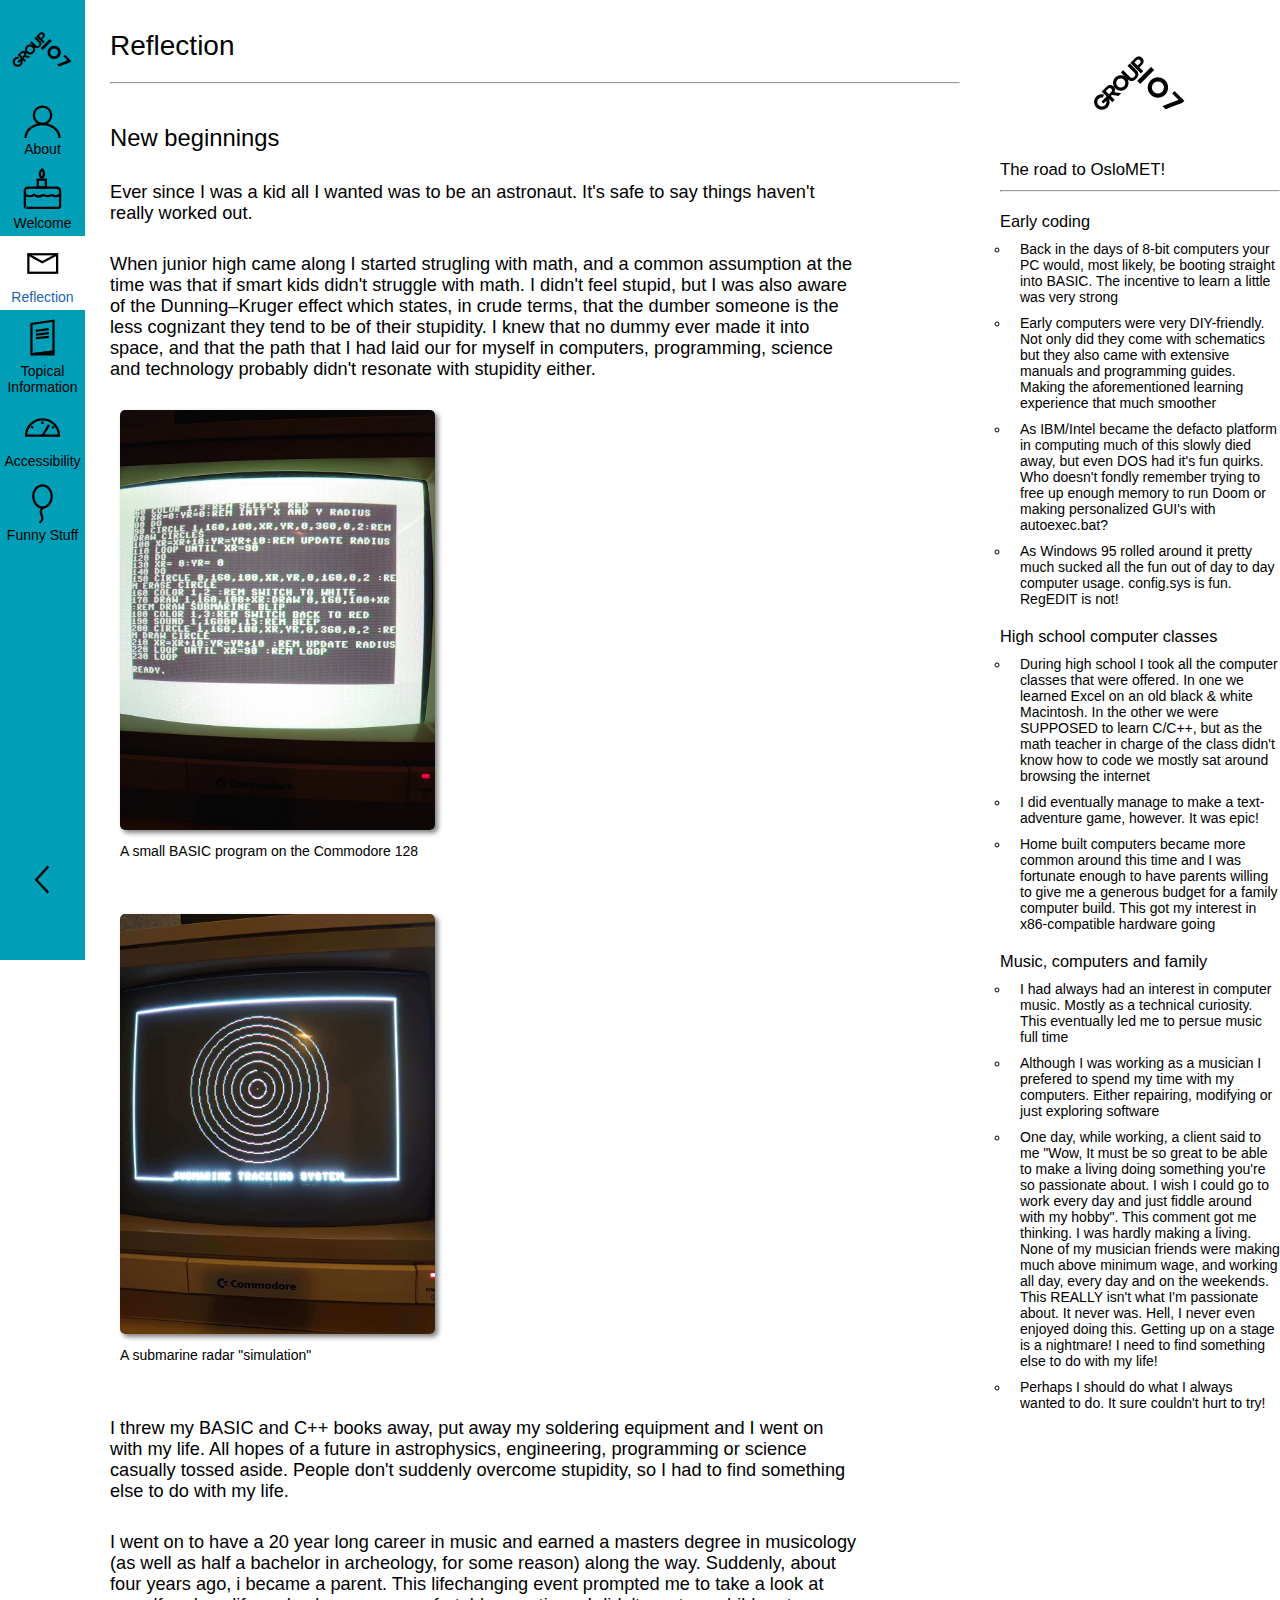
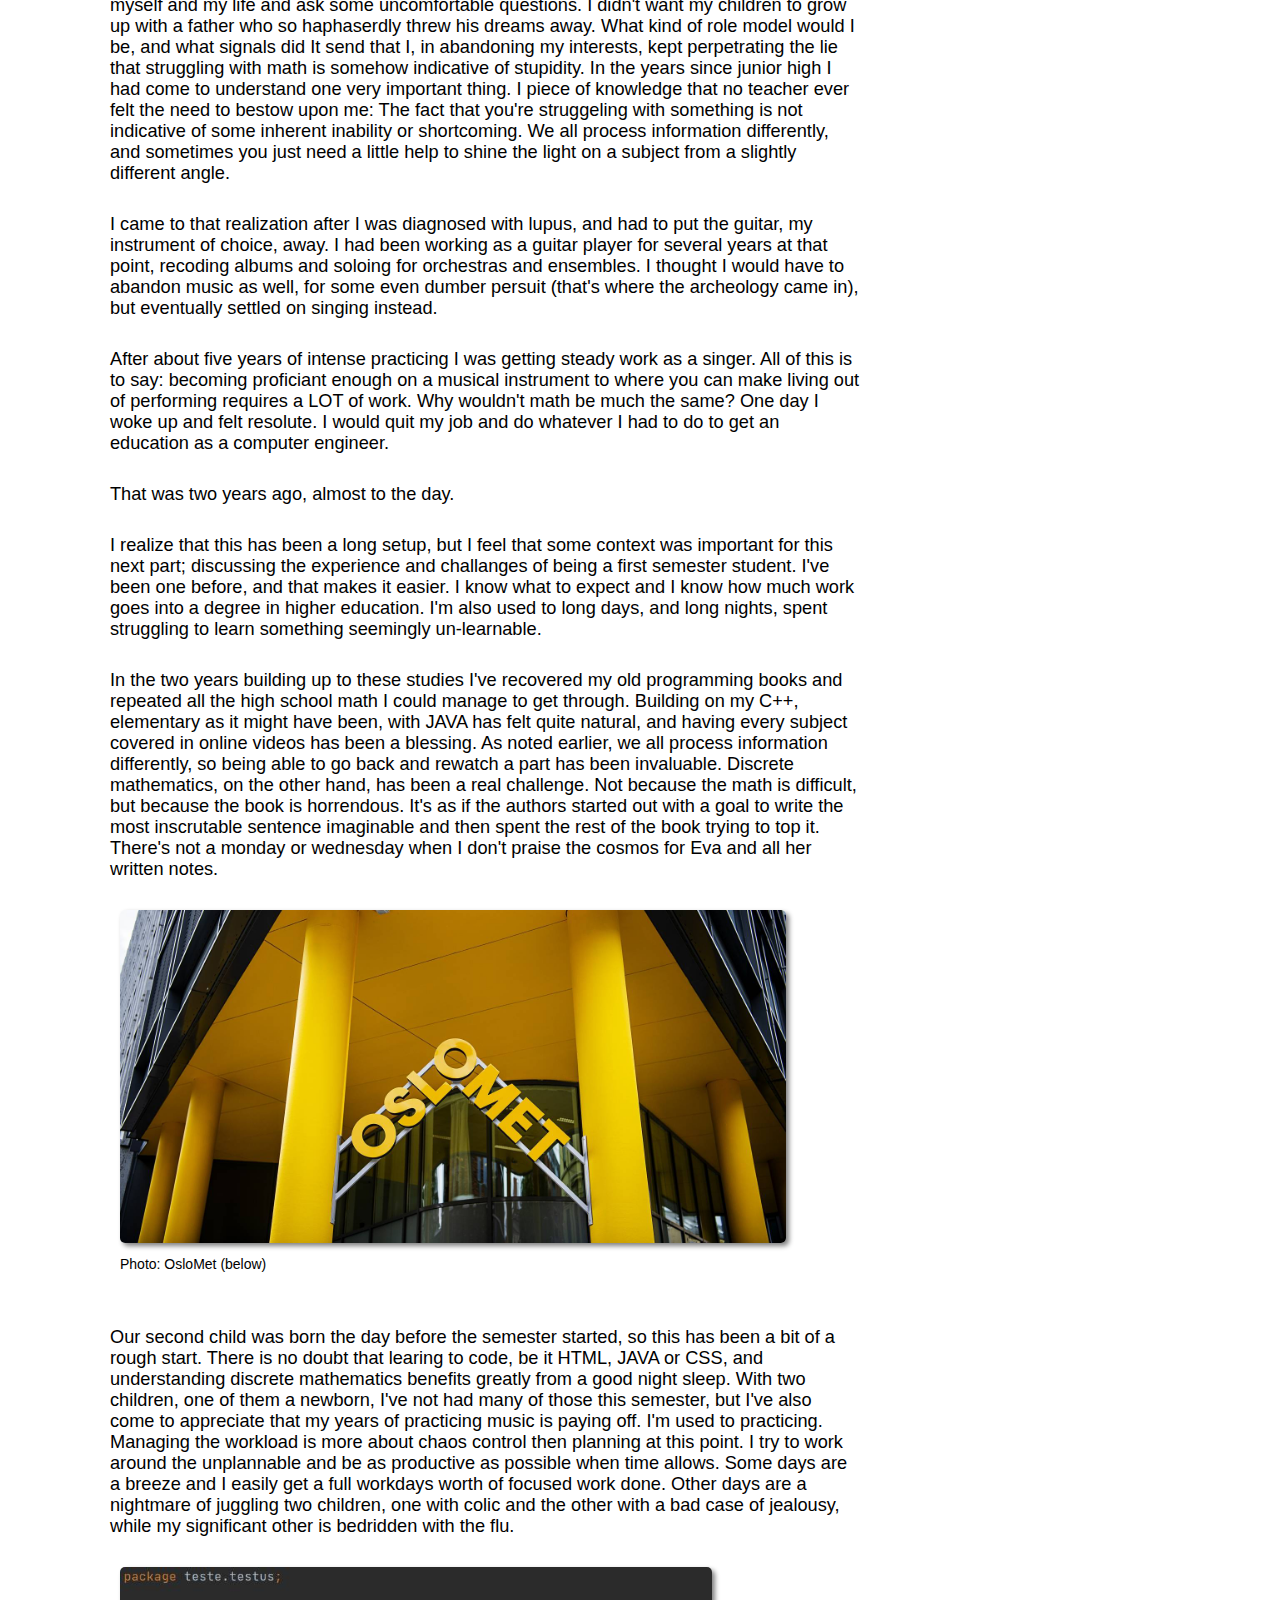
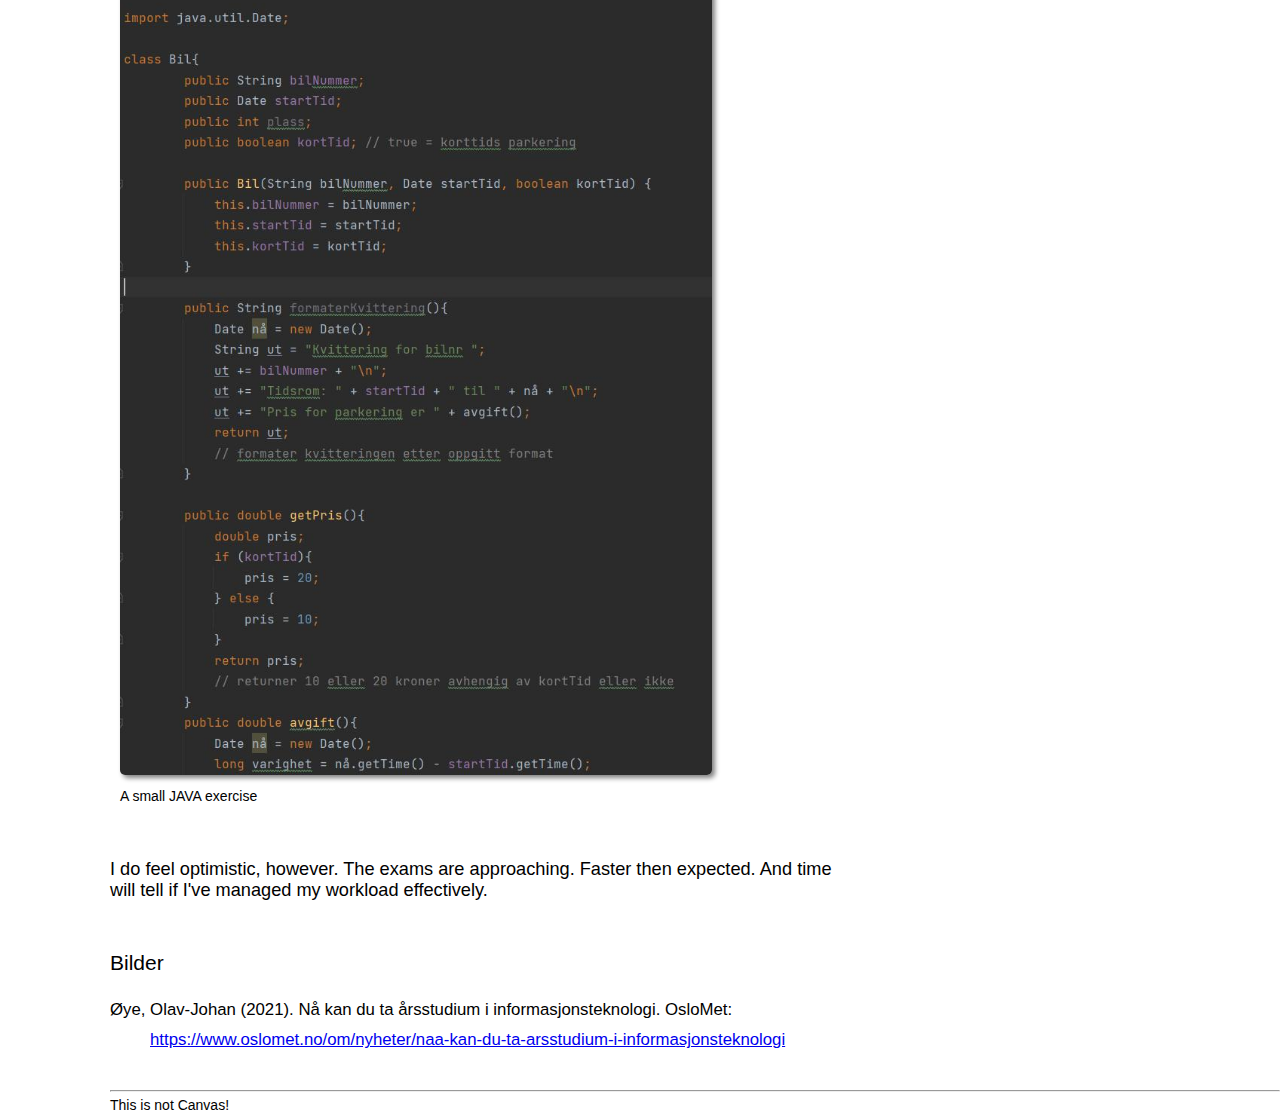
<file: reflection.html>
<!DOCTYPE html>
<html lang="en">
<head>
    <meta charset="UTF-8">
    <meta http-equiv="X-UA-Compatible" content="IE=edge">
    <meta name="viewport" content="width=device-width, initial-scale=1.0">
    <link rel="stylesheet" href="styles.css">
    <title>Not Canvas</title>
</head>
<body>
    <div class="main-container">

        <!-- MAIN NAVIGATION -->
        <header class="grid-item1">
            <button class="mobile-menu-button mobile-view" onclick="showMobileMenu()"><img src="img/icon/burger.svg" alt=""></button>
            <h1 class="mobile-h1 mobile-view" aria-label="hidden">Reflection</h1>
            <nav id="navbar" class="mobile-nav-hidden">
                <ul>
                    <li id="first-button" class="nav-button">
                        <h2 class="mobile-view">&Omega; NOT-CANVAS</h2>
                        <button class="mobile-inside-menu-button mobile-view" onclick="showMobileMenu()">X</button>
                        <a class="button" href="index.html">
                            <img id="logo" class="logo" src="img/icon/group107_v6.png" alt="">
                        </a>
                    </li>
                    <li class="nav-button">
                        <button class="button nav-button hover" id="about-button" onclick="showAbout()">
                            <img class="button-icon" src="img/icon/about.svg" alt="Link to *about*-page">
                            <span class="button-text">About</span>
                        </button>

                        <!-- HIDDEN NAVIGATION 1-->
                        <section id="about-section" class="hidden-nav about hidden" aria-label="hidden">
                            <button class="exit-button" onclick="showAbout()">X</button>
                            <h2>Creators of the website</h2>
                            <hr>
                            <figure>
                                <img src="img/icon/about.svg" alt="">
                                <figcaption><p>This is one of the creators</p></figcaption>
                            </figure>
                            <figure>
                                <img src="img/icon/about_hair.svg" alt="">
                                <figcaption><p>This is another one of the creators</p></figcaption>
                            </figure>
                            <figure>
                                <img src="img/icon/about_caps_v2.svg" alt="">
                                <figcaption><p>This is the last one of the creators</p></figcaption>
                            </figure>
                        </section>
                    </li>

                    <li class="nav-button hover">
                        <a class="button" href="index.html">
                            <img class="button-icon" src="img/icon/cake.svg" alt="Link to *welcome*-page">
                            <span class="button-text">Welcome</span>
                        </a>
                    </li>
                    <li class="nav-button hover">
                        <a class="button nav-button" href="reflection.html" style="background-color: var(--active-background);">
                            <img class="button-icon" src="img/icon/reflection.svg" alt="Link to *reflection*-page">
                            <span class="button-text" style="font-weight: var(--active-thickness); color: var(--active-color);">Reflection</span>
                        </a>
                    </li>
                    <li class="nav-button">
                        <button class="button nav-button hover" id="topical-button" onclick="showTopical()">
                            <img class="button-icon" src="img/icon/topical_information.svg" alt="Link to *topical-information*-page">
                            <span class="button-text">Topical Information</span>
                        </button>

                        <!-- HIDDEN NAVIGATION 2-->
                        <section id="topical-section" class="hidden-list hidden" aria-label="hidden">
                            <button class="exit-button" onclick="showTopical()">X</button>
                            <h2>A list of topical essays</h2>
                            <hr>
                            <ul class="hidden-nav-link">
                                <li><a href="fakenews.html">Fake news</a></li>
                                <li><a href="criticalthinking.html">Critical thinking</a></li>
                                <li><a href="technologyandadaptment.html">Technology and adaptement</a></li>
                            </ul>
                        </section>
                    </li>

                    <li class="nav-button hover">
                        <a class="button nav-button" href="accessibility.html">
                            <img class="button-icon" src="img/icon/accesibility.svg" alt="Link to *accessability*-page">
                            <span class="button-text">Accessibility</span>
                        </a>
                    </li>
                    <li class="nav-button">
                        <button class="button nav-button hover" id="funny-button" onclick="showFunny()">
                            <img class="button-icon" src="img/icon/fun_page.svg" alt="Link to *funny stuff*-page">
                            <span class="button-text">Funny Stuff</span>
                        </button>

                        <!-- HIDDEN NAVIGATION 3-->
                        <section id="funny-section" class="hidden-list hidden" aria-label="hidden">
                            <button class="exit-button" onclick="showFunny()">X</button>
                            <h2>Let's have a litte fun, shall we?</h2>
                            <hr>
                            <ul class="hidden-nav-link">
                                <li><a href="funny.html">Your course progress</a></li>
                                <li><a href="funny2.html">Vacation activities</a></li>
                            </ul>
                        </section>
                    </li>

                    <li class="hover last-button" onclick="smallNavbar()">
                        <button class="button nav-button">
                            <img id="nav-arrow" src="img/icon/arrow.svg" alt="Minimize the sidebar">
                        </button>
                    </li>
                </ul>
            </nav>
        </header>

        <!-- MAIN CONTENT -->
        <main class="grid-item2">
            <section>
                <header>
                    <h1>Reflection</h1>
                    <hr>
                </header>
                <article class="flex-article">
                    <h2 id="reflection">New beginnings</h2>
                    <p>
                        Ever since I was a kid all I wanted was to be an astronaut. It's safe to say things haven't really worked out.
                    </p>
                    <p>
                        When junior high came along I started strugling with math, and a common assumption at the time was that if smart kids didn't struggle with math.
                        I didn't feel stupid, but I was also aware of the Dunning–Kruger effect which states, in crude terms, that the dumber someone is the less cognizant they tend to be of their stupidity.
                        I knew that no dummy ever made it into space, and that the path that I had laid our for myself in computers, programming, science and technology probably didn't resonate with stupidity either.
                    </p>
                    <figure>
                        <img class="medium-minus-img" img src="img/content/Basic.JPG" alt="Basic Code" title="Basic on the Commodore 128">
                        <figcaption>
                            <span>A small BASIC program on the Commodore 128</span>
                        </figcaption>
                    </figure>
                    <figure>
                        <img class="medium-minus-img" img src="img/content/subsim.JPG" alt="Submarine tracking" title="The BASIC program running">
                        <figcaption>
                            <span>A submarine radar "simulation"</span>
                        </figcaption>
                    </figure>
                    <p>
                        I threw my BASIC and C++ books away, put away my soldering equipment and I went on with my life.
                        All hopes of a future in astrophysics, engineering, programming or science casually tossed aside. People don't suddenly <strong>overcome</strong> stupidity, so I had to find something else to do with my life. 
                    </p>
                    <p>
                        I went on to have a 20 year long career in music and earned a masters degree in musicology (as well as half a bachelor in archeology, for some reason) along the way. 
                        Suddenly, about four years ago, i became a parent. This lifechanging event prompted me to take a look at myself and my life and ask some uncomfortable questions.
                        I didn't want my children to grow up with a father who so haphaserdly threw his dreams away. 
                        What kind of role model would I be, and what signals did It send that I, in abandoning my interests, kept perpetrating the lie that struggling with math is somehow indicative of stupidity.
                        In the years since junior high I had come to understand one very important thing. I piece of knowledge that no teacher ever felt the need to bestow upon me: 
                        The fact that you're struggeling with something is not indicative of some inherent inability or shortcoming. 
                        We all process information differently, and sometimes you just need a little help to shine the light on a subject from a slightly different angle.
                    </p>
                    <p>
                        I came to that realization after I was diagnosed with lupus, and had to put the guitar, my instrument of choice, away. 
                        I had been working as a guitar player for several years at that point, recoding albums and soloing for orchestras and ensembles. 
                        I thought I would have to abandon music as well, for some even dumber persuit (that's where the archeology came in), but eventually settled on singing instead. 
                    </p>
                    <p>
                        After about five years of intense practicing I was getting steady work as a singer.
                        All of this is to say: becoming proficiant enough on a musical instrument to where you can make living out of performing requires a LOT of work. Why wouldn't math be much the same?
                        One day I woke up and felt resolute. I would quit my job and do whatever I had to do to get an education as a computer engineer.
                    </p>
                    <p>That was two years ago, almost to the day.</p>
                    <p>
                        I realize that this has been a long setup, but I feel that some context was important for this next part; discussing the experience and challanges of being a first semester student.
                        I've been one before, and that makes it easier. I know what to expect and I know how much work goes into a degree in higher education. 
                        I'm also used to long days, and long nights, spent struggling to learn something seemingly un-learnable.
                    </p>
                    <p>
                        In the two years building up to these studies I've recovered my old programming books and repeated all the high school math I could manage to get through. 
                        Building on my C++, elementary as it might have been, with JAVA has felt quite natural, and having every subject covered in online videos has been a blessing. 
                        As noted earlier, we all process information differently, so being able to go back and rewatch a part has been invaluable.
                        Discrete mathematics, on the other hand, has been a real challenge. Not because the math is difficult, but because the book is horrendous.
                        It's as if the authors started out with a goal to write the most inscrutable sentence imaginable and then spent the rest of the book trying to top it.
                        There's not a monday or wednesday when I don't praise the cosmos for Eva and all her written notes.
                    </p>
                    <figure>
                        <img class="medium-pluss-img" img src="img/content/P35-OsloMet.jpg" alt="OsloMet" title="OsloMet Pilestredet 35">
                        <figcaption>
                            <span>Photo: OsloMet (below)</span>
                        </figcaption>
                    </figure>
                    <p>
                        Our second child was born the day before the semester started, so this has been a bit of a rough start.
                        There is no doubt that learing to code, be it HTML, JAVA or CSS, and understanding discrete mathematics benefits greatly from a good night sleep.
                        With two children, one of them a newborn, I've not had many of those this semester, but I've also come to appreciate that my years of practicing music is paying off.
                        I'm used to practicing. 
                        Managing the workload is more about chaos control then planning at this point. I try to work around the unplannable and be as productive as possible when time allows.
                        Some days are a breeze and I easily get a full workdays worth of focused work done. 
                        Other days are a nightmare of juggling two children, one with colic and the other with a bad case of jealousy, while my significant other is bedridden with the flu.                        
                    </p>
                    <figure>
                        <img class="medium-img" img src="img/content/javacode.jpg" alt="Some recentJAVA code" title="Managing a parking lot">
                        <figcaption>
                            <span>A small JAVA exercise</span>
                        </figcaption>
                    </figure>
                    <p>
                        I do feel optimistic, however. The exams are approaching. Faster then expected. And time will tell if I've managed my workload effectively.
                    </p>
                </article>
                <article class="resources">
                    <h3 id="bildeliste">Bilder</h3>
                    <dl>
                        <dt> Øye, Olav-Johan (2021). Nå kan du ta årsstudium i informasjonsteknologi. OsloMet:</dt>
                        <dd><a href="https://www.oslomet.no/om/nyheter/naa-kan-du-ta-arsstudium-i-informasjonsteknologi" target="_blank">https://www.oslomet.no/om/nyheter/naa-kan-du-ta-arsstudium-i-informasjonsteknologi</a></dd>
                    </dl>
                </article>
            </section>
        </main>

        <!-- SIDE CONTENT -->
        <aside class="grid-item3">
            <header>
                <img src="img/icon/group107_v6.png" alt="">
                <h2>
                    The road to OsloMET!
                </h2>
                <hr>
            </header>
            <section class="aside">
                <h3>
                    Early coding 
                </h3>
                <ul>
                    <li>Back in the days of 8-bit computers your PC would, most likely, be booting straight into BASIC. The incentive to learn a little was very strong</li>
                    <li>Early computers were very DIY-friendly. Not only did they come with schematics but they also came with extensive manuals and programming guides. Making the aforementioned learning experience that much smoother</li>
                    <li>As IBM/Intel became the defacto platform in computing much of this slowly died away, but even DOS had it's fun quirks. Who doesn't fondly remember trying to free up enough memory to run Doom or making personalized GUI's with autoexec.bat?</li>
                    <li>As Windows 95 rolled around it pretty much sucked all the fun out of day to day computer usage. config.sys is fun. RegEDIT is not!</li>
                </ul>
            </section>
            <section class="aside">
                <h3>
                    High school computer classes
                </h3>
                <ul>
                    <li>During high school I took all the computer classes that were offered. In one we learned Excel on an old black & white Macintosh. In the other we were SUPPOSED to learn C/C++, but as the math teacher in charge of the class didn't know how to code we mostly sat around browsing the internet</li>
                    <li>I did eventually manage to make a text-adventure game, however. It was epic!</li>
                    <li>Home built computers became more common around this time and I was fortunate enough to have parents willing to give me a generous budget for a family computer build. This got my interest in x86-compatible hardware going</li>
                </ul>
            </section>
            
            <!-- SIDE CONTENT -->
            <section class="aside">
                <h3>
                    Music, computers and family
                </h3>
                <ul>
                    <li>I had always had an interest in computer music. Mostly as a technical curiosity. This eventually led me to persue music full time</li>
                    <li>Although I was working as a musician I prefered to spend my time with my computers. Either repairing, modifying or just exploring software</li>
                    <li>One day, while working, a client said to me "Wow, It must be so great to be able to make a living doing something you're so passionate about. 
                        I wish I could go to work every day and just fiddle around with my hobby". This comment got me thinking. I was hardly making a living. 
                        None of my musician friends were making much above minimum wage, and working all day, every day and on the weekends. 
                        This REALLY isn't what I'm passionate about. It never was. 
                        Hell, I never even enjoyed doing this. Getting up on a stage is a nightmare!
                        I need to find something else to do with my life!</li>
                    <li>Perhaps I should do what I always wanted to do. It sure couldn't hurt to try!</li>
            </section>
        </aside>

        <!-- FOOTER CONTENT -->
        <footer class="grid-item4">
            <hr>
            <p> 
                This is not Canvas!
            </p>
        </footer>
    </div>

    <!-- JS -->
    <script src="script.js"></script>
</body>
</html>
</file>
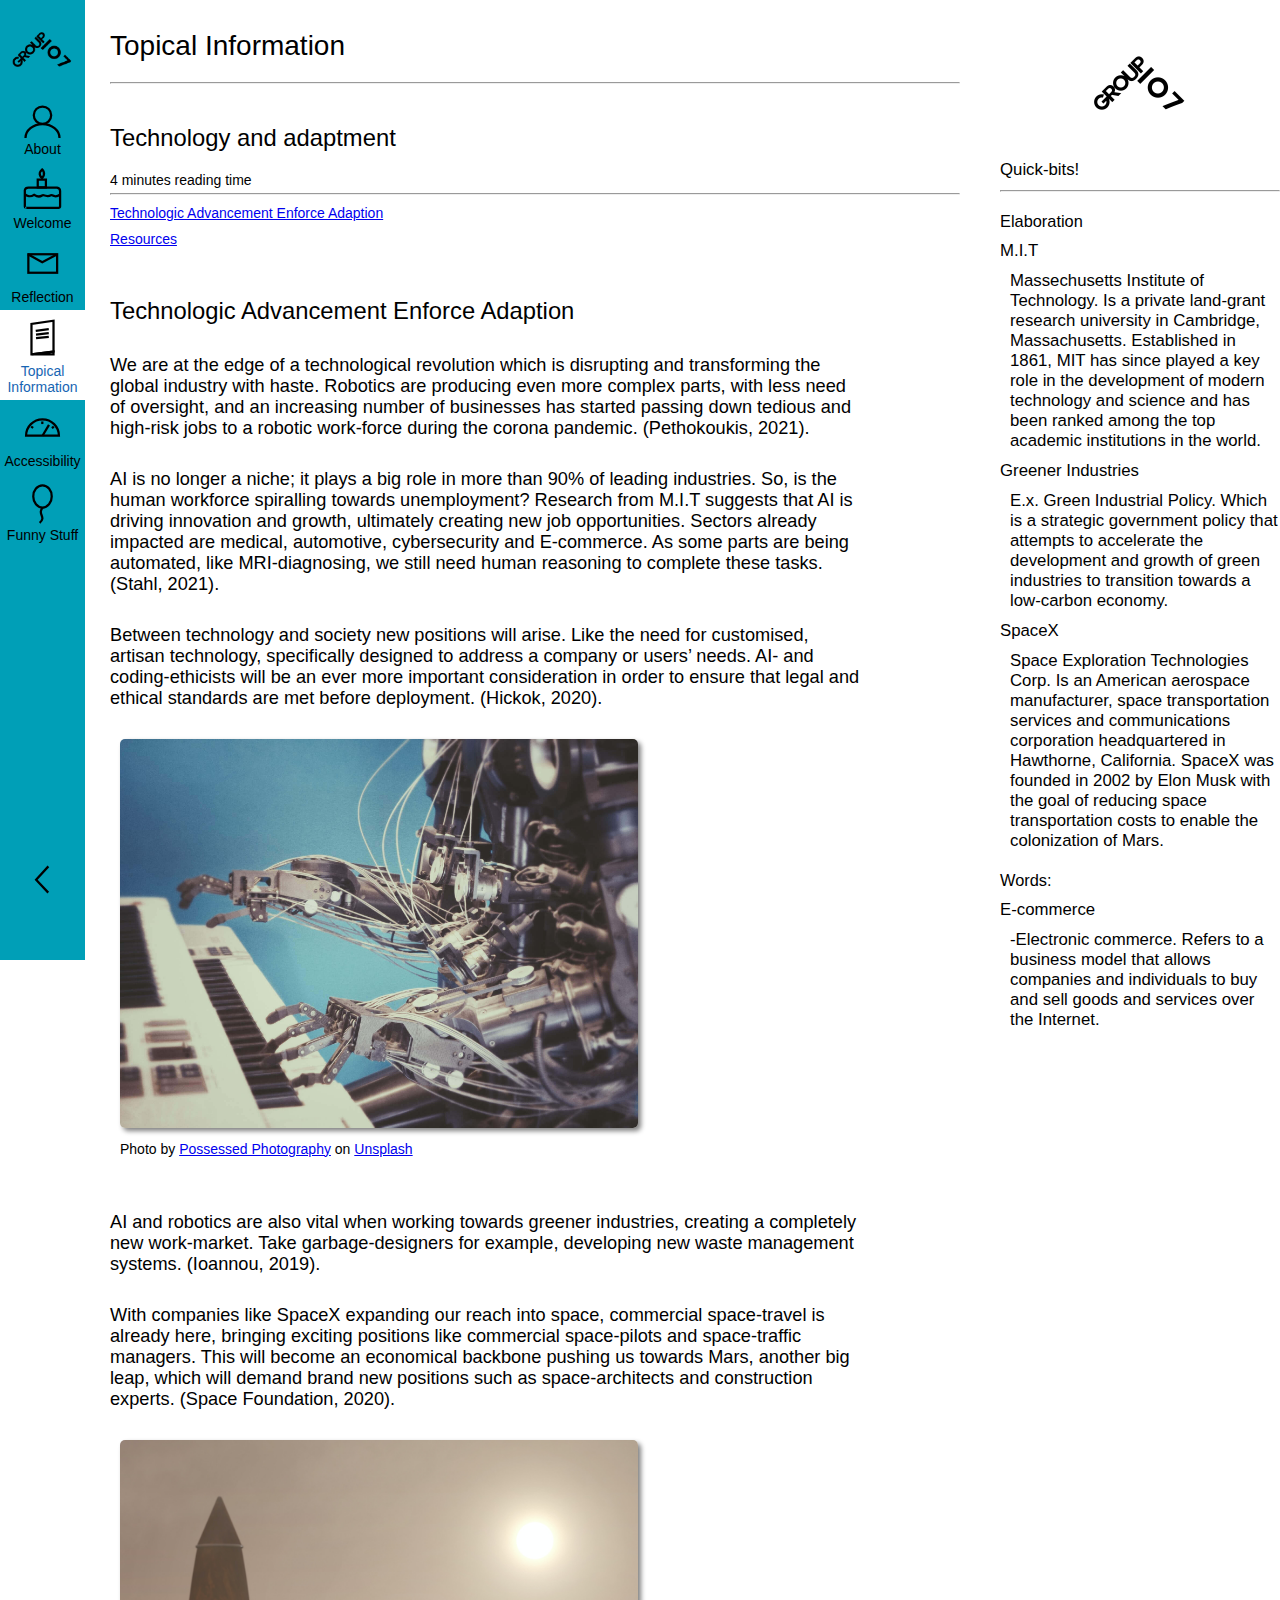
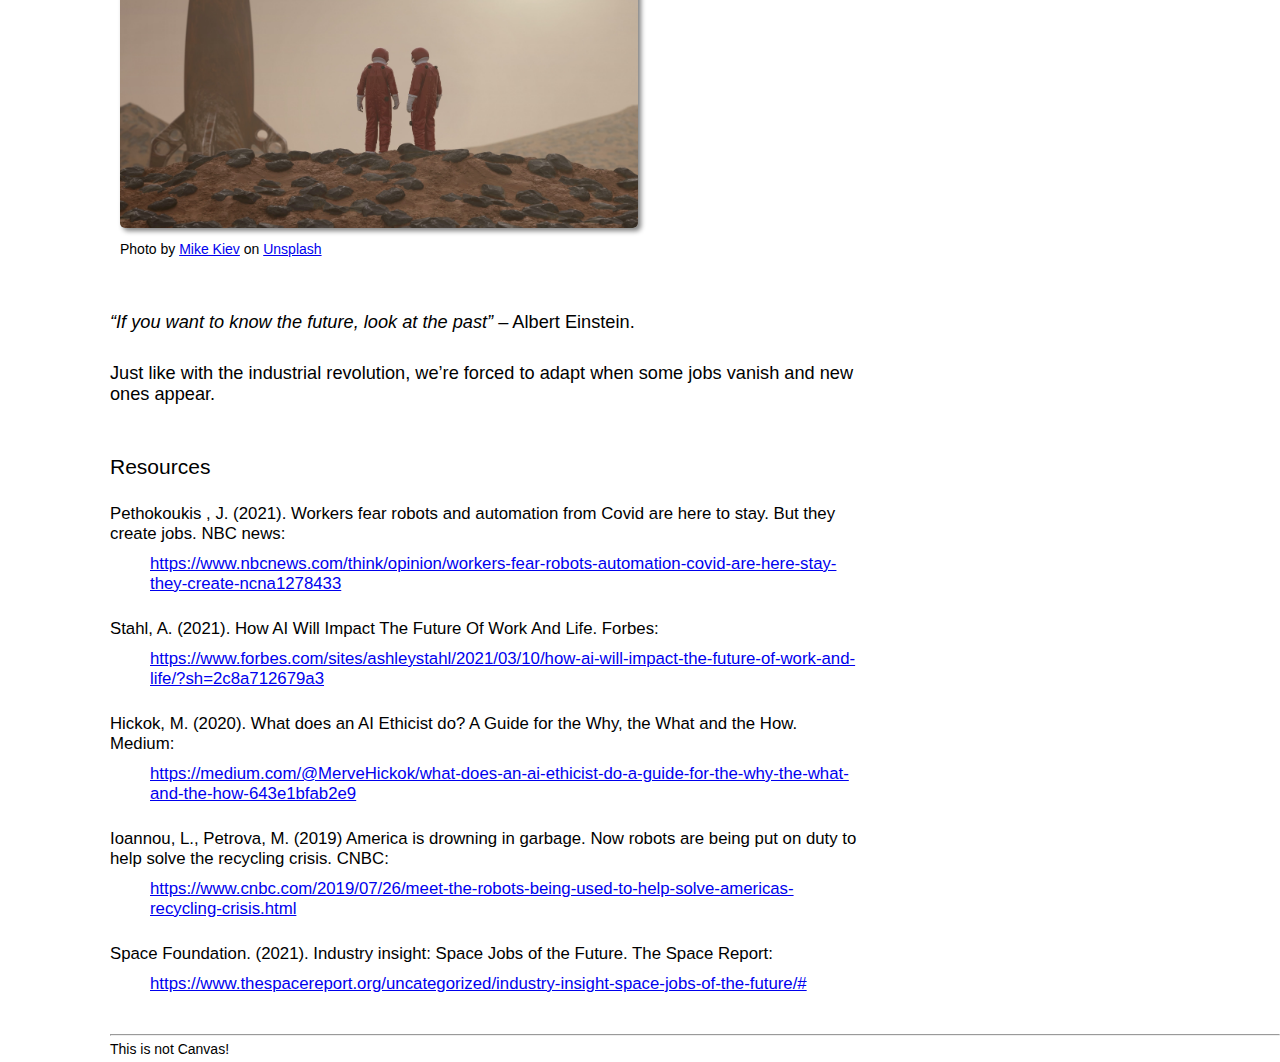
<file: technologyandadaptment.html>
<!DOCTYPE html>
<html lang="en">
<head>
    <meta charset="UTF-8">
    <meta http-equiv="X-UA-Compatible" content="IE=edge">
    <meta name="viewport" content="width=device-width, initial-scale=1.0">
    <link rel="stylesheet" href="styles.css">
    <title>Not Canvas</title>
</head>
<body>
    <div class="main-container">

        <!-- MAIN NAVIGATION -->
        <header class="grid-item1">
            <button class="mobile-menu-button mobile-view" onclick="showMobileMenu()"><img src="img/icon/burger.svg" alt=""></button>
            <h1 class="mobile-h1 mobile-view" aria-label="hidden">Topical Information</h1>
            <nav id="navbar" class="mobile-nav-hidden">
                <ul>
                    <li id="first-button" class="nav-button">
                        <h2 class="mobile-view">&Omega; NOT-CANVAS</h2>
                        <button class="mobile-inside-menu-button mobile-view" onclick="showMobileMenu()">X</button>
                        <a class="button" href="index.html">
                            <img id="logo" class="logo" src="img/icon/group107_v6.png" alt="logo">
                        </a>
                    </li>
                    <li class="nav-button">
                        <button class="button nav-button hover" id="about-button" onclick="showAbout()">
                            <img class="button-icon" src="img/icon/about.svg" alt="Link to *about*-page">
                            <span class="button-text">About</span>
                        </button>

                        <!-- HIDDEN NAVIGATION 1 -->
                        <section id="about-section" class="hidden-nav about hidden" aria-label="hidden">
                            <button class="exit-button" onclick="showAbout()">X</button>
                            <h2>Creators of the website</h2>
                            <hr>
                            <figure>
                                <img src="img/icon/about.svg" alt="Image of one of the creators">
                                <figcaption><p>This is one of the creators</p></figcaption>
                            </figure>
                            <figure>
                                <img src="img/icon/about_hair.svg" alt="">
                                <figcaption><p>This is another one of the creators</p></figcaption>
                            </figure>
                            <figure>
                                <img src="img/icon/about_caps_v2.svg" alt="">
                                <figcaption><p>This is the last one of the creators</p></figcaption>
                            </figure>
                        </section>
                    </li>

                    <li class="nav-button hover">
                        <a class="button" href="index.html">
                            <img class="button-icon" src="img/icon/cake.svg" alt="Link to *welcome*-page">
                            <span class="button-text">Welcome</span>
                        </a>
                    </li>
                    <li class="nav-button hover">
                        <a class="button" href="reflection.html">
                            <img class="button-icon" src="img/icon/reflection.svg" alt="Link to *reflection*-page">
                            <span class="button-text">Reflection</span>
                        </a>
                    </li>
                    <li class="nav-button">
                        <button class="button nav-button hover" id="topical-button" onclick="showTopical()" style="background-color: var(--active-background);">
                            <img class="button-icon" src="img/icon/topical_information.svg" alt="Link to *topical-information*-page">
                            <span class="button-text" style="font-weight: var(--active-thickness); color: var(--active-color);">Topical Information</span>
                        </button>

                        <!-- HIDDEN NAVIGATION 2 -->
                        <section id="topical-section" class="hidden-list hidden" aria-label="hidden">
                            <button class="exit-button" onclick="showTopical()">X</button>
                            <h2>A list of topical essays</h2>
                            <hr>
                            <ul class="hidden-nav-link">
                                <li><a href="fakenews.html">Fake news</a></li>
                                <li><a href="criticalthinking.html">Critical thinking</a></li>
                                <li><a href="technologyandadaptment.html">Technology and adaptement</a></li>
                            </ul>
                        </section>
                    </li>

                    <li class="nav-button hover">
                        <a class="button" href="accessibility.html">
                            <img class="button-icon" src="img/icon/accesibility.svg" alt="Link to *accessability*-page">
                            <span class="button-text">Accessibility</span>
                        </a>
                    </li>
                    <li class="nav-button">
                        <button class="button nav-button hover" id="funny-button" onclick="showFunny()">
                            <img class="button-icon" src="img/icon/fun_page.svg" alt="Link to *funny stuff*-page">
                            <span class="button-text">Funny Stuff</span>
                        </button>

                        <!-- HIDDEN NAVIGATION 3 -->
                        <section id="funny-section" class="hidden-list hidden" aria-label="hidden">
                            <button class="exit-button" onclick="showFunny()">X</button>
                            <h2>Let's have a litte fun, shall we?</h2>
                            <hr>
                            <ul class="hidden-nav-link">
                                <li><a href="funny.html">Your course progress</a></li>
                                <li><a href="funny2.html">Vacation activities</a></li>
                                <li>blabla</li>
                                <li>blabla</li>
                                <li>blabla</li>
                                <li>blabla</li>
                            </ul>
                        </section>
                    </li>

                    <li class="hover last-button" onclick="smallNavbar()">
                        <button class="button nav-button">
                            <img id="nav-arrow" src="img/icon/arrow.svg" alt="Minimize the sidebar">
                        </button>
                    </li>
                </ul>
            </nav>
        </header>
        
        <!-- MAIN CONTENT -->
        <main class="grid-item2">
            <section>
                <header>
                    <h1>Topical Information</h1>
                    <hr>
                    <h2>Technology and adaptment</h2>
                    <p>4 minutes reading time</p>
                    <hr>
                    <ul>
                        <li><a href="#tech-dap">Technologic Advancement Enforce Adaption</a></li>
                        <li><a href="#resources">Resources</a></li>
                    </ul>
                </header>
                <article class="flex-article">
                    <h2 id="tech-dap">Technologic Advancement Enforce Adaption</h2>
                    <p>
                        We are at the edge of a technological revolution which is disrupting and transforming the global industry with haste. 
                        Robotics are producing even more complex parts, with less need of oversight, 
                        and an increasing number of businesses has started passing down tedious and high-risk jobs to a robotic work-force during the corona pandemic. (Pethokoukis, 2021).
                    </p>
                    <p>
                        AI is no longer a niche; it plays a big role in more than 90% of leading industries. 
                        So, is the human workforce spiralling towards unemployment? 
                        Research from M.I.T suggests that AI is driving innovation and growth, 
                        ultimately creating new job opportunities. Sectors already impacted are medical, automotive, cybersecurity and E-commerce. 
                        As some parts are being automated, like MRI-diagnosing, we still need human reasoning to complete these tasks. (Stahl, 2021).
                    </p>
                    <p>
                        Between technology and society new positions will arise. Like the need for customised, artisan technology, 
                        specifically designed to address a company or users’ needs. 
                        AI- and coding-ethicists will be an ever more important consideration in order to ensure that legal and ethical standards are met before deployment. (Hickok, 2020).
                    </p>
                    <figure>
                        <img class="medium-minus-img" src="img/content/AI.jpg" alt="Robot playing piano" title="Robot playing piano">
                        <figcaption>
                            <span>Photo by <a href="https://unsplash.com/@possessedphotography?utm_source=unsplash&utm_medium=referral&utm_content=creditCopyText">Possessed Photography</a> on <a href="https://unsplash.com/s/photos/artificial-intelligence?utm_source=unsplash&utm_medium=referral&utm_content=creditCopyText">Unsplash</a>
                            </span>
                        </figcaption>
                    </figure>
                    <p>
                        AI and robotics are also vital when working towards greener industries, creating a completely new work-market. 
                        Take garbage-designers for example, developing new waste management systems. (Ioannou, 2019).
                    </p>
                    <p>
                        With companies like SpaceX expanding our reach into space, commercial space-travel is already here, 
                        bringing exciting positions like commercial space-pilots and space-traffic managers. 
                        This will become an economical backbone pushing us towards Mars, another big leap, 
                        which will demand brand new positions such as space-architects and construction experts. (Space Foundation, 2020).
                    </p>
                    <figure>
                        <img class="medium-minus-img" src="img/content/astronauts.jpg" alt="Astronauts on Mars" title="Astronauts on Mars">
                        <figcaption>
                            <span>Photo by <a href="https://unsplash.com/@mike_kiev?utm_source=unsplash&utm_medium=referral&utm_content=creditCopyText">Mike Kiev</a> on <a href="https://unsplash.com/s/photos/mars?utm_source=unsplash&utm_medium=referral&utm_content=creditCopyText">Unsplash</a>
                            </span>
                        </figcaption>
                    </figure>
                    <p>
                        <cite>“If you want to know the future, look at the past”</cite> – Albert Einstein. <!-- Cité -->
                    </p>
                    <p>
                        Just like with the industrial revolution, we’re forced to adapt when some jobs vanish and new ones appear.
                    </p>
                </article>
                <article class="resources">
                    <h3 id="resources">Resources</h3>
                    <dl>
                        <dt>Pethokoukis , J. (2021). Workers fear robots and automation from Covid are here to stay. But they create jobs. NBC news:</dt>
                        <dd><a href="https://www.nbcnews.com/think/opinion/workers-fear-robots-automation-covid-are-here-stay-they-create-ncna1278433" target="_blank">https://www.nbcnews.com/think/opinion/workers-fear-robots-automation-covid-are-here-stay-they-create-ncna1278433</a></dd>
                        <dt>Stahl, A. (2021). How AI Will Impact The Future Of Work And Life. Forbes:</dt>
                        <dd><a href="https://www.forbes.com/sites/ashleystahl/2021/03/10/how-ai-will-impact-the-future-of-work-and-life/?sh=2c8a712679a3" target="_blank">https://www.forbes.com/sites/ashleystahl/2021/03/10/how-ai-will-impact-the-future-of-work-and-life/?sh=2c8a712679a3</a></dd>
                        <dt>Hickok, M. (2020). What does an AI Ethicist do? A Guide for the Why, the What and the How. Medium:</dt>
                        <dd><a href="https://medium.com/@MerveHickok/what-does-an-ai-ethicist-do-a-guide-for-the-why-the-what-and-the-how-643e1bfab2e9" target="_blank">https://medium.com/@MerveHickok/what-does-an-ai-ethicist-do-a-guide-for-the-why-the-what-and-the-how-643e1bfab2e9</a></dd>
                        <dt>Ioannou, L., Petrova, M. (2019) America is drowning in garbage. Now robots are being put on duty to help solve the recycling crisis. CNBC:</dt>
                        <dd><a href="https://www.cnbc.com/2019/07/26/meet-the-robots-being-used-to-help-solve-americas-recycling-crisis.html" target="_blank">https://www.cnbc.com/2019/07/26/meet-the-robots-being-used-to-help-solve-americas-recycling-crisis.html</a></dd>
                        <dt>Space Foundation. (2021). Industry insight: Space Jobs of the Future. The Space Report:</dt>
                        <dd><a href="https://www.thespacereport.org/uncategorized/industry-insight-space-jobs-of-the-future/#" target="_blank">https://www.thespacereport.org/uncategorized/industry-insight-space-jobs-of-the-future/#</a></dd>
                    </dl>
                </article>
            </section>
        </main>

        <!-- SIDE CONTENT -->
        <aside class="grid-item3">
            <header>
                <img src="img/icon/group107_v6.png" alt="">
                <h2>
                    Quick-bits!
                </h2>
                <hr>
            </header>
            <section class="aside">
                <h3>Elaboration</h3>
                <dl>
                    <dt>M.I.T</dt>
                    <dd>Massechusetts Institute of Technology. Is a private land-grant research university in Cambridge, Massachusetts. Established in 1861, MIT has since played a key role in the development of modern technology and science and has been ranked among the top academic institutions in the world.</dd>
                    <dt>Greener Industries</dt>
                    <dd>E.x. Green Industrial Policy. Which is a strategic government policy that attempts to accelerate the development and growth of green industries to transition towards a low-carbon economy.</dd>
                    <dt>SpaceX</dt>
                    <dd>Space Exploration Technologies Corp. Is an American aerospace manufacturer, space transportation services and communications corporation headquartered in Hawthorne, California. SpaceX was founded in 2002 by Elon Musk with the goal of reducing space transportation costs to enable the colonization of Mars.</dd>
                
                </dl>

                <h3>Words:</h3>
                <dl>
                    <dt>E-commerce</dt>
                    <dd>-Electronic commerce. Refers to a business model that allows companies and individuals to buy and sell goods and services over the Internet.</dd>
                </dl>
            </section>
        </aside>

        <!-- FOOTER CONTENT -->
        <footer class="grid-item4">
            <hr>
            <p> 
                This is not Canvas!
            </p>
        </footer>
    </div>

    <!-- JS -->
    <script src="script.js"></script>
</body>
</html>
</file>
<file: styles.css>
/*----- VARIABLES -----*/

:root {
    font-size: 14px;
    --heading-size: 2rem;
    --main-font: Trebuchet, sans-serif;
    --menu-color: #009FB7;
    --icon-size: 45px;
    --logo-size: 65px;
    
    /*----- BUTTON VARIABLES -----*/
    --active-background: white;
    --active-color: rgb(23, 101, 179);
    --active-thickness: 500;
    --inactive-color: black;

    /*----- MENU VARIABLES -----*/
    --nav-width: 85px;
    --menu-thin: 55px;
    --small-icon: 35px;
    --small-logo: 40px;

}

/*----- RESET -----*/

* {
    margin: 0;
    padding: 0;
    font-family: var(--main-font);
    font-weight: 300;
    box-sizing: border-box;
}

p {
    margin: 5px 0;
}

ul, dl {
    list-style-type: none;
    margin-bottom: 40px;
}

dt {
    font-size: 1.2rem;
    font-weight: 400;
}

dd {
    font-size: 1.2rem;
    padding-left: 10px;
}

button {
    cursor: pointer;
    border: none;
    font-size: 1rem;
}

#contrast-switch {
    cursor: pointer;
}


/*----- MAIN GRID -----*/

.main-container {
    min-height: 100%;
    display: grid;
    grid-template-columns: var(--nav-width) minmax(550px, 1050px) 320px auto;
    grid-template-rows: auto;
    grid-template-areas: 
        "header main aside ."
        "header footer footer .";
}

/*----- GRID ITEMS -----*/

.grid-item1 {
    grid-area: header;
    position: fixed;
    width: var(--nav-width);
    z-index: 10;
}

.grid-item2 {
    grid-area: main;
    margin-left: 25px;
}

.grid-item3 {
    grid-area: aside;
}

.grid-item4 {
    grid-area: footer;
    margin-left: 25px;
    padding-right: 0px;
}


/*----- MAIN NAVIGATION -----*/

nav {
    position: relative;
    background-color: var(--menu-color);
    padding: 10px 0;
    height: 100%;
}

nav a {
    text-decoration: none;
    color: black;
}

nav > ul {
    display: flex;
    flex-direction: column;
    text-align: center;
    height: 100vh;
}

.logo {
    width: var(--logo-size)
}

.nav-button{
    background-color: var(--menu-color);

}

.button {
    padding: 5px 0;
}

.hover {
    transition: 0.2s;
}

.hover:hover {
    filter: saturate(0.2);
    background-color: var(--menu-color);
}

.last-button {
    margin-top: auto;

}

nav ul li img {
    width: var(--icon-size);
    margin: 0 10px;
}

li > a {
    display: block;
}

/*----- HIDDEN NAVIGATION -----*/

.hidden-nav-link a {
    text-decoration: underline;
    color: royalblue;

}

.display-none {
    display: none;
}

.mobile-view {
    display: none;
}

.hidden {
    display: flex;
    opacity: 0;
    transform: translateX(-100%);
    transition: 250ms ease-out;
}

.show {
    display: flex;
    opacity: 1;
    transform: translateX(var(--nav-width));
    transition: 250ms ease-out;
}

.hidden-list {
    z-index: -1;
    flex-direction: column;
    padding: 20px;
    position: fixed;
    top: 0;
    left: 0;
    background-color: white;
    width: 360px;
    height: 100%;
    font-size: 1rem;
    text-align: center;
    box-shadow: 5px 0 15px -10px gray;
}

.about {
    z-index: -1;
    flex-direction: column;
    padding: 20px;
    position: fixed;
    top: 0;
    left: 0;
    background-color: white;
    width: 360px;
    height: 100%;
    font-size: 1rem;
    text-align: center;
    box-shadow: 5px 0 15px -10px gray;
}

.about figure {
    width: 300px;
}

.about > figure > img {
    width: 200px;
    margin: 0 auto;
}

.hidden-list h2,
.hidden-list li,
.about h2,
.about p {
    margin: 1rem;
}

.exit-button {
    align-self: flex-end;
    background-color: white;
    font-size: 1.2rem;
    font-weight: 500;
}

#about-section > h3 {
    margin: 40px;
}

.menu-thin {
    width: var(--menu-thin);
}

/*----- SMALLER NAVIGATION -----*/

.smaller-logo {
    width: var(--small-logo);
}

.smaller-icon {
    width: var(--small-icon);
}

.flip {
    width: var(--small-icon);
    transform: scaleX(-1);
    transition: 0.2s;
}

.flip-back {
    transform: scaleX(1);
    transition: 0.2s;
}

.smaller-nav-grid {
    grid-template-columns: var(--menu-thin) minmax(550px, 1000px) 320px auto;
}



/*----- MAIN HEADER -----*/

main > section > header {
    margin: 30px 0;
}

main > section > header > h1 {
    font-size: var(--heading-size);
    margin-bottom: 20px;
}

main a{
    margin: 10px 0;
}

/*----- MAIN CONTENT -----*/

main {
    height: 100%;
}

main h2 {
    font-size: 1.7rem;
    margin: 40px 0 20px 0;
}

main article {
    padding-right: 100px;
}

main > section > article p {
    font-size: 1.3rem;
    margin: 10px 0 20px 0;
}

article img {
    border-radius: 5px 5px;
    box-shadow: 3px 3px 5px gray;
}

main figure {
    float: right;
    margin: 10px 0 35px 10px;
}

.tile-container {
    width: 100%;
    display: flex;
    flex-wrap: wrap;
}

.tile:nth-child(1){
    background-color: rgb(87, 196, 255);
}

.tile:nth-child(2){
    background-color: rgb(255, 200, 104);
}

.tile:nth-child(3){
    background-color: rgb(229, 155, 254);
}
.tile:nth-child(4){
    background-color: rgb(172, 135, 70);
}
.tile:nth-child(5){
    background-color: rgb(255, 134, 112);
}

.tile {
    overflow: hidden;
    min-width: 240px;
    max-width: 100%;
    min-height: 250px;
    max-height: 100%;
    margin: 10px;
    border-radius: 5px 5px;
    box-shadow: 3px 3px 5px gray;
    display: flex;
    flex-direction: column;
    align-items: flex-end;
    justify-content: space-between;
}

.tile-text {
    text-decoration: none;
    padding-top: 100%;
    overflow: hidden;
    align-self: flex-start;
    width: 100%;
    max-width: 300px;
    background-color: white;
    padding: 10px 10px 10px 10px;
}

.tile-text h2,
.tile-text p {
    margin: 10px;
    color: black;
}

.tile-text p {
    font-size: 1rem;
}


.resources {
    margin: 30px 0
}

.resources h3 {
    font-size: 1.5rem;
    margin: 10px 0;
}

dd {
    margin: 10px 0 10px 30px;
}

dt {
    margin-top: 25px;
}

.flex-article {
    display: flex;
    flex-direction: row;
    flex-wrap: wrap;
    margin-top: -30px;
}

.flex-article p {
    max-width: 900px;
}

.small-p {
    width: 500px;
}

.big-img {
    width: 750px;
    max-width: 90%;
    min-width: 250px;
}

.small-img {
    max-width: 250px;
}

.medium-minus-img {
    min-width: 70px;
    max-width: 70%;
}

.medium-pluss-img {
    min-width: 150px;
    max-width: 90%;
}

.medium-img {
    min-width: 120px;
    max-width: 80%;
}

.tall-img {
    align-self: flex-start;
    max-width: 50px;
}

.flex-article :nth-child(9) > img {
    max-width: 53px;
}

figcaption {
    margin: 10px 0;
}

/*----- SIDE CONTENT -----*/

aside {
    margin-left: 40px;
}

aside > header > img {
    display: block;
    width: 100px;
    margin: 30px auto;
}

aside h2 {
    font-size: 1.2rem;
    font-weight: 500;
    margin-bottom: 10px;
}

aside article {
    margin: 10px;
}

aside p{
    padding: 10px;
}

.aside *{
    margin: 10px 0 10px 0;
}

.aside h3 {
    margin-top: 20px;
}

.aside ul {
    list-style-type: circle;
    padding-left: 10px;
}

.aside li {
    padding-left: 10px;
}

.varsler {
    color: darkblue;
}

.kart_oslomet {
    width: 100%;
    height: 600px;
}



/*------ MEDIA QUERIES ------*/
  
  @media (max-width: 991px){
    .main-container {
        grid-template-columns: var(--nav-width) minmax(550px, 1050px);
        grid-template-rows: auto;
        grid-template-areas: 
            "header main"
            "header aside"
            "header footer";
    }
    .grid-item3 > header > img {
        display: none;
    }

    .grid-item3 > header > h2 {
        margin-top: 40px;
    }

    .kart_oslomet {
        width: 80vw;
    }

    .tile-text {
        max-width: 100%;
    }

  }

  @media (max-width: 767px){
      :root {
        font-size: 12px;
      }
    .main-container {
        grid-template-columns: minmax(200px, 1050px);
        grid-template-rows: auto;
        grid-template-areas: 
            "header"
            "main"
            "aside"
            "footer";
    }

    .mobile-view {
        display: block;
    }

    .grid-item3 > header > img {
        display: none;
    }

    .grid-item1 {
        width: 100vw;
        height: 55px;
        background-color: var(--menu-color);
        display: flex;
        flex-direction: row;
        justify-content: center;
        align-content: center;
        align-items: center;
    }

    .grid-item1::after {
        content: " ";
        width: 50px;
        justify-self: flex-end;
    }

    .grid-item2 > section > header > h1 {
        display: none;
    }

    .mobile-h1 {
        color: var(--active-background);
        font-size: var(--heading-size);
        margin-right: auto;
        justify-self: center;
    }

    .grid-item2 > section > header,
    .grid-item3,
    .grid-item4 {
        padding-right: 5%;
    }

    .grid-item4 {
        padding-left: 5%;
    }

    .grid-item2 > section > article {
        padding-right: 10px;
    }

    .mobile-menu-button {
        align-self: center;
        margin-right: auto;
        background-color: var(--menu-color);
        padding-left: 3%;
    }

    .mobile-nav-hidden {
        display: none;
    }

    .mobile-nav-show {
        width: 100vw;
        z-index: 5;
        background-color: var(--active-background);
        position: fixed;
        left: 0;
        top: 0;
        overflow-y: scroll;
        height: 100%;
    }
    .tile-container {
        justify-content: center;
    }
    .tile {
        width: 80%;
    }

    .button {
        background-color: var(--active-background);
        width: 100%;
    }

    #navbar {
        padding: 30px 0;
        width: 100%;
    }

    #logo {
        display: none;
    }
    
    nav a {
        background-color: var(--active-background);
    }

    .nav-button {
        background-color: var(--active-background);
        display: flex;
        flex-direction: row;
        flex-wrap: wrap;
        width: 100%;
    }

    nav li {
        padding: 10px 5%;

    }
    
    nav > ul {
        background-color: var(--active-background);
        margin-top: 0;
        padding-top: 0;
    }

    .button {
        background-color: var(--active-background);
        width: 100%;
        display: inline-flex;
        align-items: center;
    }

    #first-button {
        display: flex;
        flex-direction: row;

    }

    .mobile-inside-menu-button {
        background-color: white;
        align-self: center;
        font-size: 2em;
        margin-left: auto;
        padding-right: 10px;

    }

    #first-button a {
        visibility: hidden;
    }

    #first-button > h2{
        text-align: left;
        font-size: 2.5rem;
        font-weight: 600;
        margin-top: 0;
        padding-top: 0;
        display: block;
        margin-right: auto;
        color: darkblue;
    }

    #first-button > h2::first-letter {
        font-size: 6rem;
        float: left;
        margin-right: 20px;
        line-height: 0.5;
        font-weight: 300;
        color: skyblue;
    }

    .hover:hover {
        background-color: white;
    }

    .button-icon {
        display: block;
        filter: invert(25%) sepia(62%) saturate(709%) hue-rotate(164deg) brightness(94%) contrast(92%);    }

    .button-text {
        font-size: 1.5rem;
    }

    .last-button {
        visibility: hidden;
        margin-top: auto;
    }

    .about {
        z-index: 1;
        text-align: left;
        flex-direction: column;
        padding: 10px;
        margin-right: 40px;
        position: inherit;
        width: 70%;
        height: fit-content;
        font-size: 1rem;
    }

    .about figure {
        max-width: 200px;
        margin: 0 0 auto 0;
    }
    
    .about > figure > img {
        max-width: 70px;
        margin: 0 0 auto 40px;
    }

    .hidden-list {
        z-index: 1;
        text-align: left;
        flex-direction: column;
        padding: 10px;
        margin-right: 40px;
        position: inherit;
        width: 70%;
        height: fit-content;
        font-size: 1rem;
    }
    
    .exit-button {
        margin-right: 5px;
    }

    .hidden {
        display: none;
        opacity: 0;
        transform: translateX(20%);
        transition: 250ms ease-out;
    }
    
    .show {
        display: flex;
        transition: 250ms ease-out;
    }
  }
</file>
